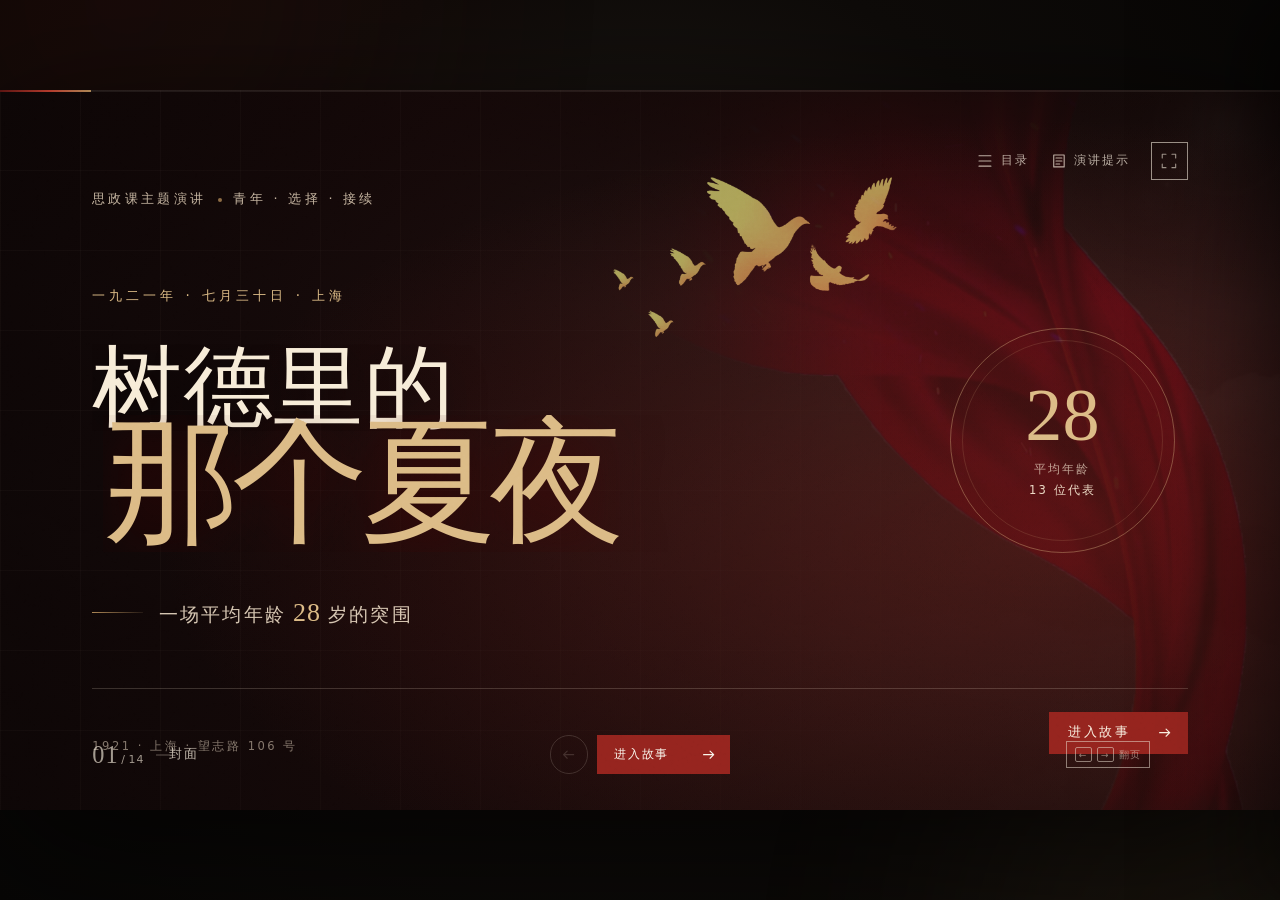
<file: index.html>
<!doctype html>
<html lang="zh-CN">
<head>
  <meta charset="utf-8">
  <meta name="viewport" content="width=device-width, initial-scale=1">
  <meta name="theme-color" content="#0d0b09">
  <meta name="description" content="《树德里的那个夏夜》思政课主题演讲网页版">
  <title>树德里的那个夏夜｜思政课主题演讲</title>
  <link rel="stylesheet" href="styles.css">
</head>
<body>
  <div class="ambient ambient--one" aria-hidden="true"></div>
  <div class="ambient ambient--two" aria-hidden="true"></div>

  <div class="presentation" id="presentation">
    <header class="hud" id="hud">
      <button class="brand" type="button" data-action="home" aria-label="返回封面">
        <span class="brand__seal">树</span>
        <span class="brand__text">
          <strong>树德里的那个夏夜</strong>
          <small>1921—2026 · 主题演讲</small>
        </span>
      </button>
      <div class="hud__actions">
        <button class="hud-button" type="button" data-action="outline">
          <svg viewBox="0 0 24 24" aria-hidden="true"><path d="M4 5h16M4 12h16M4 19h16"/></svg>
          <span>目录</span>
        </button>
        <button class="hud-button" type="button" data-action="notes">
          <svg viewBox="0 0 24 24" aria-hidden="true"><path d="M5 4h14v16H5zM8 8h8M8 12h8M8 16h5"/></svg>
          <span>演讲提示</span>
        </button>
        <button class="icon-button" type="button" data-action="fullscreen" aria-label="进入全屏">
          <svg viewBox="0 0 24 24" aria-hidden="true"><path d="M8 3H3v5M16 3h5v5M21 16v5h-5M3 16v5h5"/></svg>
        </button>
      </div>
    </header>

    <div class="progress" aria-hidden="true">
      <span id="progressBar"></span>
    </div>

    <main class="deck" id="deck">
      <section class="slide cover is-active" data-scene="cover" data-title="封面" aria-hidden="false">
        <img class="cover__sky" src="assets/sky.webp" alt="" aria-hidden="true">
        <img class="cover__silk" src="assets/silk.webp" alt="" aria-hidden="true">
        <img class="cover__doves" src="assets/doves.webp" alt="" aria-hidden="true">
        <div class="cover__wash" aria-hidden="true"></div>
        <div class="cover__grid" aria-hidden="true"></div>

        <div class="cover__meta intro">
          <span>思政课主题演讲</span>
          <span class="meta-dot"></span>
          <span>青年 · 选择 · 接续</span>
        </div>

        <div class="cover__title-wrap">
          <p class="cover__eyebrow intro">一九二一年 · 七月三十日 · 上海</p>
          <h1 class="cover__title">
            <span class="cover__title-lead intro">树德里的</span>
            <span class="cover__title-main intro">那个夏夜</span>
          </h1>
          <div class="cover__subline intro">
            <span class="cover__rule"></span>
            <p>一场平均年龄 <strong>28</strong> 岁的突围</p>
          </div>
        </div>

        <div class="cover__age intro" aria-label="十三位代表，平均年龄二十八岁">
          <span class="cover__age-number">28</span>
          <span class="cover__age-copy">平均年龄<br><b>13 位代表</b></span>
        </div>

        <div class="cover__footer intro">
          <button class="enter-button" type="button" data-action="next">
            <span>进入故事</span>
            <svg viewBox="0 0 24 24" aria-hidden="true"><path d="M5 12h14M14 7l5 5-5 5"/></svg>
          </button>
        </div>
      </section>

      <section class="slide people" data-scene="people" data-title="他们来时，正年轻" aria-hidden="true">
        <div class="paper-noise" aria-hidden="true"></div>
        <div class="people__heading">
          <p class="eyebrow intro">十三位代表 · 七个地区</p>
          <h2 class="section-title">
            <span class="intro">他们来时，</span>
            <em class="intro">正年轻。</em>
          </h2>
          <p class="lede intro">那不是一个遥远的群像，而是一张张与台下同学相仿的面孔。</p>
        </div>

        <div class="people__portraits" aria-label="三位青年代表">
          <article class="portrait-card step" data-name="刘仁静" data-age="19">
            <button class="portrait-card__image" type="button" data-reveal-age aria-expanded="false" aria-label="点击揭晓刘仁静的年龄">
              <img src="assets/portrait-liu.webp" alt="刘仁静肖像">
              <span class="portrait-card__reveal">点击照片 · 揭晓年龄</span>
            </button>
            <div class="portrait-card__age" aria-hidden="true"><span>19</span><small>岁</small></div>
            <div class="portrait-card__caption">
              <span>刘仁静</span>
              <small>北京大学学生 · 来自北京</small>
            </div>
          </article>
          <article class="portrait-card step" data-name="邓恩铭" data-age="20">
            <button class="portrait-card__image" type="button" data-reveal-age aria-expanded="false" aria-label="点击揭晓邓恩铭的年龄">
              <img src="assets/portrait-deng.webp?v=2" alt="邓恩铭肖像">
              <span class="portrait-card__reveal">点击照片 · 揭晓年龄</span>
            </button>
            <div class="portrait-card__age" aria-hidden="true"><span>20</span><small>岁</small></div>
            <div class="portrait-card__caption">
              <span>邓恩铭</span>
              <small>从山东赶来 · 来自济南</small>
            </div>
          </article>
          <article class="portrait-card step" data-name="毛泽东" data-age="28">
            <button class="portrait-card__image" type="button" data-reveal-age aria-expanded="false" aria-label="点击揭晓毛泽东的年龄">
              <img src="assets/portrait-mao.webp?v=2" alt="青年毛泽东肖像">
              <span class="portrait-card__reveal">点击照片 · 揭晓年龄</span>
            </button>
            <div class="portrait-card__age" aria-hidden="true"><span>28</span><small>岁</small></div>
            <div class="portrait-card__caption">
              <span>毛泽东</span>
              <small>青年代表 · 来自长沙</small>
            </div>
          </article>
        </div>

        <aside class="people__statement step">
          <span class="vertical-label">年龄</span>
          <p>开一次会，<br>就可能掉脑袋。<br><strong>可他们还是来了。</strong></p>
        </aside>

        <div class="people__regions intro">
          <span>上海</span><i></i><span>北京</span><i></i><span>武汉</span><i></i>
          <span>长沙</span><i></i><span>广州</span><i></i><span>济南</span><i></i><span>旅日</span>
        </div>

        <details class="representative-list intro">
          <summary>查看 13 位代表</summary>
          <p>上海：李达、李汉俊　北京：张国焘、刘仁静　武汉：董必武、陈潭秋　长沙：毛泽东、何叔衡　广州：陈公博　济南：王尽美、邓恩铭　旅日：周佛海　陈独秀指派代表：包惠僧</p>
        </details>
      </section>

      <section class="slide chapter chapter--night" data-scene="chapter-one" data-title="第一部分：惊魂一夜" aria-hidden="true">
        <img class="chapter__sky" src="assets/sky.webp" alt="" aria-hidden="true">
        <img class="chapter__silk" src="assets/silk.webp" alt="" aria-hidden="true">
        <div class="chapter__veil" aria-hidden="true"></div>
        <div class="chapter__number intro">01</div>
        <div class="chapter__content">
          <p class="eyebrow eyebrow--light intro">第一部分</p>
          <h2 class="chapter__title">
            <span class="intro">惊魂</span>
            <span class="intro">一夜</span>
          </h2>
          <p class="chapter__sub intro">一个普通的夏夜，一次不普通的闯入。</p>
        </div>
        <div class="chapter__beats intro" aria-label="本章叙事线索">
          <span><b>01</b>灯下议事</span>
          <span><b>02</b>门被推开</span>
          <span><b>03</b>即刻撤离</span>
        </div>
        <div class="chapter__quote intro">“故事，从 1921 年 7 月 30 日的晚上说起。”</div>
      </section>

      <section class="slide night" data-scene="the-night" data-title="1921年7月30日" aria-hidden="true">
        <div class="paper-noise" aria-hidden="true"></div>
        <div class="night__content">
          <p class="eyebrow intro">法租界 · 望志路 106 号</p>
          <h2 class="night__title intro">
            <span class="night__title-lead">闷热无风，</span>
            <span class="night__title-line">一场会议正开到第六次。</span>
          </h2>
          <div class="night__date step">
            <strong>1921.07.30</strong>
            <span>晚上八点多</span>
          </div>
          <p class="night__body step">
            楼下客厅里，大家围着党的纲领反复讨论。历史的指针，在这间再普通不过的房子里缓慢转动。
          </p>
          <blockquote class="night__quote step">
            <span>就在这时，</span>
            <strong>前门被推开了……</strong>
          </blockquote>
        </div>
        <figure class="night__photo">
          <img src="assets/building-106.webp" alt="望志路106号石库门建筑">
          <figcaption>
            <span>望志路 106 号</span>
            <small>今兴业路 76 号</small>
          </figcaption>
        </figure>
        <div class="night__index" aria-hidden="true">1921 / 07 / 30</div>
      </section>

      <section class="slide response" data-scene="response" data-title="刹那之间的决断" aria-hidden="true">
        <img class="response__bg" src="assets/hall-meeting.webp" alt="" aria-hidden="true">
        <div class="response__veil" aria-hidden="true"></div>
        <div class="response__heading">
          <p class="eyebrow eyebrow--light intro">门关上之后</p>
          <h2 class="response__title intro">
            <span>片刻之间，</span>
            <strong>一个决定。</strong>
          </h2>
          <p class="response__lede intro">没有请示，没有表决。一次果断判断，守住了一个政党的诞生。</p>
        </div>
        <div class="action-track" aria-label="撤离过程的四个步骤">
          <article class="action-card step">
            <span class="action-card__number">01</span>
            <div>
              <h3>灰衫人闯入</h3>
              <p>陌生男子未敲门径直闯入，借口寻人窥探会场文件与人员。</p>
            </div>
          </article>
          <article class="action-card step">
            <span class="action-card__number">02</span>
            <div>
              <h3>马林识破</h3>
              <p>共产国际代表经验丰富，一眼识破该男子实为租界密探。</p>
            </div>
          </article>
          <article class="action-card step">
            <span class="action-card__number">03</span>
            <div>
              <h3>当机立断</h3>
              <p>立刻休会撤离，一分钟都不耽误，展现非凡魄力。</p>
            </div>
          </article>
          <article class="action-card step">
            <span class="action-card__number">04</span>
            <div>
              <h3>后门撤离</h3>
              <p>迅速收起文件、熄灯闭门，代表沉着从后门隐入弄堂。</p>
            </div>
          </article>
        </div>
        <p class="response__whisper intro">门外，脚步声越来越近。</p>
      </section>

      <section class="slide aftermath" data-scene="aftermath" data-title="火种没有熄灭" aria-hidden="true">
        <div class="paper-noise" aria-hidden="true"></div>
        <header class="aftermath__heading">
          <p class="eyebrow intro">从石库门，到南湖红船</p>
          <h2 class="section-title">
            <span class="intro">火种，</span>
            <em class="intro">没有熄灭。</em>
          </h2>
        </header>
        <div class="aftermath__panels">
          <article class="story-panel step">
            <div class="story-panel__image">
              <img src="assets/raid.webp" alt="法租界巡捕搜查会场影像">
              <span class="story-panel__index">01</span>
            </div>
            <div class="story-panel__copy">
              <h3>巡捕包围</h3>
              <p>十几分钟后，一队法租界巡捕荷枪实弹冲入，整栋石库门被严密封锁搜查。</p>
            </div>
          </article>
          <article class="story-panel step">
            <div class="story-panel__image">
              <img src="assets/li-hanjun.webp" alt="李汉俊沉着应对巡捕盘问影像">
              <span class="story-panel__index">02</span>
            </div>
            <div class="story-panel__copy">
              <h3>李汉俊周旋</h3>
              <p>他神色平静，沉着应对盘问，严密掩护参会代表，巧妙化解危机。</p>
            </div>
          </article>
          <article class="story-panel step">
            <div class="story-panel__image">
              <img src="assets/red-boat-scene.webp" alt="南湖红船会议影像">
              <span class="story-panel__index">03</span>
            </div>
            <div class="story-panel__copy">
              <h3>南湖红船</h3>
              <p>代表们转移嘉兴南湖，租下画舫，在游船上完成最后议程。</p>
            </div>
          </article>
        </div>
        <div class="aftermath__route intro" aria-label="会议转移路线">
          <div class="route-node">
            <small>起点 · 险中撤离</small>
            <strong>上海 · 石库门</strong>
          </div>
          <div class="route-line" aria-hidden="true">
            <span>秘密转移</span>
          </div>
          <div class="route-node route-node--end">
            <small>续章 · 完成议程</small>
            <strong>嘉兴 · 南湖</strong>
          </div>
        </div>
        <div class="aftermath__conclusion intro">
          <span>诞生在石库门</span>
          <i></i>
          <span>完成在红船上</span>
          <strong>中国共产党，正式宣告诞生。</strong>
        </div>
      </section>

      <section class="slide film" data-scene="film" data-title="回到现场：影像资料" aria-hidden="true">
        <div class="film__backdrop" aria-hidden="true"></div>
        <div class="film__heading">
          <p class="eyebrow eyebrow--light intro">影像资料</p>
          <h2 class="film__title intro">回到那个夜晚</h2>
          <p class="film__lede intro">让我们穿过时间，感受这场惊心动魄的中共一大会议。</p>
        </div>
        <div class="film__player step">
          <video id="meetingVideo" controls playsinline preload="metadata" poster="assets/hall-meeting.webp">
            <source src="assets/meeting-film.mp4" type="video/mp4">
            您的浏览器不支持视频播放。
          </video>
          <span class="film__corner film__corner--one" aria-hidden="true"></span>
          <span class="film__corner film__corner--two" aria-hidden="true"></span>
        </div>
        <p class="film__tip intro">点击播放 · 观看结束后按 → 继续</p>
      </section>

      <section class="slide chapter chapter--day" data-scene="chapter-two" data-title="第二部分：历史必然" aria-hidden="true">
        <div class="paper-noise" aria-hidden="true"></div>
        <img class="chapter__sky" src="assets/sky.webp" alt="" aria-hidden="true">
        <img class="chapter__silk" src="assets/silk.webp" alt="" aria-hidden="true">
        <div class="chapter__veil chapter__veil--day" aria-hidden="true"></div>
        <div class="chapter__number intro">02</div>
        <div class="chapter__content">
          <p class="eyebrow intro">第二部分</p>
          <h2 class="chapter__title chapter__title--ink">
            <span class="intro">历史必然</span>
          </h2>
          <p class="chapter__question intro">为什么是上海？</p>
        </div>
        <div class="chapter__beats chapter__beats--ink intro" aria-label="本章分析维度">
          <span><b>01</b>阶级基础</span>
          <span><b>02</b>思想阵地</span>
          <span><b>03</b>空间政治</span>
        </div>
        <div class="chapter__quote chapter__quote--ink intro">“偶然的夏夜背后，是历史积蓄已久的力量。”</div>
      </section>

      <section class="slide reasons" data-scene="reasons" data-title="为什么是上海？" aria-hidden="true">
        <div class="paper-noise" aria-hidden="true"></div>
        <header class="reasons__heading">
          <p class="eyebrow intro">三个维度 · 一个建筑细节</p>
          <h2 class="section-title">
            <span class="intro">为什么，</span>
            <em class="intro">偏偏是上海？</em>
          </h2>
          <p class="lede intro">这座城市的阶级、思想、空间与建筑，共同完成了一次历史的托举。</p>
        </header>
        <div class="reason-grid">
          <article class="reason-card step" data-mark="基">
            <span class="reason-card__glyph">工</span>
            <div class="reason-card__number">01</div>
            <h3>阶级基础</h3>
            <p>近代中国工业最发达的城市，数十万产业工人集聚，为马克思主义提供了最坚实的阶级力量。</p>
            <small class="reason-card__tag">产业与人</small>
          </article>
          <article class="reason-card step" data-mark="思">
            <span class="reason-card__glyph">新</span>
            <div class="reason-card__number">02</div>
            <h3>思想阵地</h3>
            <p>《新青年》在沪出版，《共产党宣言》首个中文全译本在沪出版，建党早期联络中心也在这里。</p>
            <small class="reason-card__tag">书刊与传播</small>
          </article>
          <article class="reason-card step" data-mark="衡">
            <span class="reason-card__glyph">界</span>
            <div class="reason-card__number">03</div>
            <h3>空间政治</h3>
            <p>公共租界、法租界与华界三方管辖交错，留下了统治力量相对薄弱的缝隙。</p>
            <small class="reason-card__tag">管辖与缝隙</small>
          </article>
          <article class="reason-card step" data-mark="门">
            <span class="reason-card__glyph">弄</span>
            <div class="reason-card__number">04</div>
            <h3>石库门结构</h3>
            <p>里弄住宅如迷宫，前门通街、后门连弄，遇有险情便于人员迅速分散。</p>
            <small class="reason-card__tag">进退与疏散</small>
          </article>
        </div>
        <div class="reasons__summary intro">
          <span>不是偶然</span>
          <strong>而是条件汇聚成必然。</strong>
        </div>
        <p class="reasons__aside intro">不是一座孤立的房子，<br>而是一整套历史条件。</p>
      </section>

      <section class="slide selection" data-scene="selection" data-title="历史选择了上海" aria-hidden="true">
        <div class="paper-noise" aria-hidden="true"></div>
        <div class="selection__copy">
          <p class="eyebrow intro">从条件，到行动</p>
          <h2 class="section-title">
            <span class="intro">历史选择了</span>
            <em class="intro">上海。</em>
          </h2>
          <ul class="selection__list">
            <li class="step"><span>01</span>有工人阶级的基础</li>
            <li class="step"><span>02</span>有先进思想的阵地</li>
            <li class="step"><span>03</span>有可以周旋的缝隙</li>
            <li class="step"><span>04</span>还有一座撤得出去的房子</li>
          </ul>
          <p class="selection__closing step">让条件变成现实的，<br>是一群<strong>敢于行动的年轻人。</strong></p>
        </div>
        <p class="selection__note intro">“空间不是背景，<br>而是行动的一部分。”</p>
        <figure class="plan-card">
          <div class="plan-card__header">
            <span>石库门空间示意</span>
            <small>EVACUATION ROUTE</small>
          </div>
          <div class="plan-card__canvas">
            <img src="assets/floorplan-core.webp" alt="放大的石库门住宅平面图">
            <svg class="plan-route" viewBox="0 0 1010 1468" preserveAspectRatio="xMidYMid meet" aria-hidden="true">
              <defs>
                <filter id="routeGlow" x="-30%" y="-30%" width="160%" height="160%">
                  <feGaussianBlur stdDeviation="9" result="blur"></feGaussianBlur>
                  <feMerge>
                    <feMergeNode in="blur"></feMergeNode>
                    <feMergeNode in="SourceGraphic"></feMergeNode>
                  </feMerge>
                </filter>
                <marker id="routeArrow" viewBox="0 0 10 10" refX="8" refY="5" markerWidth="7" markerHeight="7" orient="auto-start-reverse">
                  <path d="M 0 0 L 10 5 L 0 10 z"></path>
                </marker>
              </defs>
              <path class="plan-room-highlight" d="M 195 735 L 548 735 L 548 1050 L 195 1050 Z"></path>
              <path
                class="plan-route__glow"
                d="M 360 875 C 455 875 510 852 558 820 C 585 803 593 770 595 730 C 600 635 587 548 574 470 C 560 385 542 302 531 238 C 523 190 521 162 520 140"
              ></path>
              <path
                class="plan-route__path"
                marker-end="url(#routeArrow)"
                d="M 360 875 C 455 875 510 852 558 820 C 585 803 593 770 595 730 C 600 635 587 548 574 470 C 560 385 542 302 531 238 C 523 190 521 162 520 140"
              ></path>
              <circle class="plan-route__pulse" cx="360" cy="875" r="24"></circle>
              <circle class="plan-route__start" cx="360" cy="875" r="9"></circle>
              <circle class="plan-route__exit" cx="520" cy="140" r="10"></circle>
              <g class="plan-route__labels">
                <text x="220" y="770" class="plan-route__label plan-route__label--meeting">
                  <tspan x="220" dy="0">会议房间</tspan>
                  <tspan x="220" dy="1.18em">106号一楼客厅</tspan>
                </text>
                <text x="630" y="548" class="plan-route__label">撤离方向示意</text>
                <text x="616" y="160" class="plan-route__label plan-route__label--exit">后门 · 连弄</text>
                <text x="580" y="1238" class="plan-route__label plan-route__label--front">前门 · 通街</text>
              </g>
            </svg>
          </div>
          <figcaption>
            <span>红色路径为方向示意，不代表唯一史料记载</span>
            <strong>会议房间 → 后方弄堂</strong>
          </figcaption>
        </figure>
      </section>

      <section class="slide chapter chapter--echo" data-scene="chapter-three" data-title="第三部分：时代回响" aria-hidden="true">
        <img class="chapter__sky" src="assets/sky.webp" alt="" aria-hidden="true">
        <img class="chapter__silk" src="assets/silk.webp" alt="" aria-hidden="true">
        <div class="chapter__veil chapter__veil--echo" aria-hidden="true"></div>
        <div class="chapter__number intro">03</div>
        <div class="chapter__content">
          <p class="eyebrow eyebrow--light intro">第三部分</p>
          <h2 class="chapter__title">
            <span class="intro">时代</span>
            <span class="intro">回响</span>
          </h2>
          <p class="chapter__sub intro">一百多年后的今天，这簇火仍在回答。</p>
        </div>
        <div class="chapter__beats intro" aria-label="本章关键词">
          <span><b>01</b>旧街新声</span>
          <span><b>02</b>青年选择</span>
          <span><b>03</b>火种接续</span>
        </div>
        <div class="chapter__quote intro">“他们不是来打卡历史的，他们是来创造历史的。”</div>
      </section>

      <section class="slide two-times" data-scene="two-times" data-title="一条街，两种时间" aria-hidden="true">
        <header class="two-times__heading">
          <p class="eyebrow eyebrow--light intro">今天的兴业路 76 号</p>
          <h2 class="two-times__title intro">
            <span>一条街，</span>
            <strong>两种时间。</strong>
          </h2>
        </header>
        <div class="time-pair">
          <figure class="time-panel step">
            <img src="assets/xintiandi.webp" alt="新天地的霓虹与繁华">
            <figcaption>
              <small>今天</small>
              <strong>霓虹与繁华</strong>
            </figcaption>
          </figure>
          <div class="time-pair__seam" aria-hidden="true">
            <span>一街之隔</span>
          </div>
          <figure class="time-panel time-panel--right step">
            <img src="assets/yixing-road.webp" alt="兴业路76号青砖与红砖">
            <figcaption>
              <small>1921</small>
              <strong>青砖与红砖</strong>
            </figcaption>
          </figure>
        </div>
        <div class="century-mark intro" aria-label="一百零五年只隔一条街">
          <strong>105</strong>
          <span>年，只隔一条街</span>
        </div>
        <div class="two-times__statement intro">
          <span>他们把青春留在夏夜</span>
          <i></i>
          <strong>我们把答案写在今天</strong>
        </div>
      </section>

      <section class="slide legacy" data-scene="legacy" data-title="历史是用来接续的" aria-hidden="true">
        <img class="legacy__image" src="assets/nanhu-boat.webp" alt="南湖红船">
        <div class="legacy__wash" aria-hidden="true"></div>
        <div class="legacy__content">
          <p class="eyebrow eyebrow--light intro">时代回响</p>
          <blockquote>
            <span class="intro">“历史不是用来瞻仰的，</span>
            <strong class="intro">是用来接续的。”</strong>
          </blockquote>
          <p class="legacy__body intro">
            一百零五年前，青年在树德里的夏夜点亮火种；<br>
            今天，轮到我们，让它继续燃烧。
          </p>
          <div class="legacy__signature intro">
            <span>1921</span>
            <i></i>
            <span>今天</span>
          </div>
          <div class="legacy__echo intro" aria-label="青年、选择、接续">
            <span><b>01</b>青年</span>
            <span><b>02</b>选择</span>
            <span><b>03</b>接续</span>
          </div>
        </div>
      </section>

      <section class="slide closing" data-scene="closing" data-title="演讲结束" aria-hidden="true">
        <img class="closing__sky" src="assets/sky.webp" alt="" aria-hidden="true">
        <img class="closing__silk" src="assets/silk.webp" alt="" aria-hidden="true">
        <img class="closing__doves" src="assets/doves.webp" alt="" aria-hidden="true">
        <div class="closing__wash" aria-hidden="true"></div>
        <div class="closing__content">
          <p class="eyebrow eyebrow--light intro">愿这簇火，由我们接续</p>
          <h2>
            <span class="intro">演讲结束</span>
            <strong class="intro">感谢聆听</strong>
          </h2>
          <p class="closing__meta intro">树德里的那个夏夜 · 1921—2026</p>
        </div>
        <button class="restart-button intro" type="button" data-action="restart">
          <svg viewBox="0 0 24 24" aria-hidden="true"><path d="M4 12a8 8 0 1 0 2.3-5.7M4 4v6h6"/></svg>
          从头再看
        </button>
        <p class="closing__thanks intro">谢谢大家</p>
      </section>
    </main>

    <footer class="controls" id="controls">
      <div class="controls__left">
        <span class="scene-counter"><b id="sceneCurrent">01</b><span>/</span><span id="sceneTotal">14</span></span>
        <span class="scene-name" id="sceneName">封面</span>
      </div>
      <div class="controls__center">
        <button class="navigation-button" type="button" data-action="prev" aria-label="上一页">
          <svg viewBox="0 0 24 24" aria-hidden="true"><path d="M19 12H5M10 7l-5 5 5 5"/></svg>
        </button>
        <button class="continue-button" type="button" data-action="next">
          <span id="nextLabel">进入故事</span>
          <svg viewBox="0 0 24 24" aria-hidden="true"><path d="M5 12h14M14 7l5 5-5 5"/></svg>
        </button>
      </div>
      <div class="controls__right">
        <button class="keyboard-hint" type="button" data-action="help" aria-label="查看键盘快捷键">
          <kbd>←</kbd><kbd>→</kbd><span>翻页</span>
        </button>
        <span class="step-indicator" id="stepIndicator" aria-live="polite"></span>
      </div>
    </footer>

    <div class="announcer sr-only" id="announcer" aria-live="polite"></div>
  </div>

  <div class="overlay" id="outlineOverlay" aria-hidden="true">
    <div class="overlay__backdrop" data-close-overlay></div>
    <section class="outline-panel" role="dialog" aria-modal="true" aria-labelledby="outlineTitle">
      <header class="panel-header">
        <div>
          <p class="eyebrow">章节导航</p>
          <h2 id="outlineTitle">十四幕叙事</h2>
        </div>
        <button class="close-button" type="button" data-close-overlay aria-label="关闭目录">
          <svg viewBox="0 0 24 24" aria-hidden="true"><path d="m6 6 12 12M18 6 6 18"/></svg>
        </button>
      </header>
      <div class="outline-grid" id="outlineGrid"></div>
    </section>
  </div>

  <aside class="notes-panel" id="notesPanel" aria-hidden="true" aria-labelledby="notesTitle">
    <div class="notes-panel__top">
      <span class="notes-panel__kicker">提示</span>
      <button class="close-button close-button--light" type="button" data-close-notes aria-label="关闭演讲提示">
        <svg viewBox="0 0 24 24" aria-hidden="true"><path d="m6 6 12 12M18 6 6 18"/></svg>
      </button>
    </div>
    <p class="eyebrow eyebrow--light">本页演讲提示</p>
    <h2 id="notesTitle">封面</h2>
    <p class="notes-panel__cue" id="notesCue"></p>
    <div class="notes-panel__body" id="notesBody"></div>
    <p class="notes-panel__shortcut">按 <kbd>N</kbd> 关闭提示</p>
  </aside>

  <div class="help-modal" id="helpModal" aria-hidden="true">
    <div class="overlay__backdrop" data-close-help></div>
    <section class="help-card" role="dialog" aria-modal="true" aria-labelledby="helpTitle">
      <button class="close-button" type="button" data-close-help aria-label="关闭快捷键说明">
        <svg viewBox="0 0 24 24" aria-hidden="true"><path d="m6 6 12 12M18 6 6 18"/></svg>
      </button>
      <p class="eyebrow">演示快捷键</p>
      <h2 id="helpTitle">像幻灯片一样操作</h2>
      <div class="shortcut-grid">
        <div><kbd>→</kbd><kbd>Space</kbd><span>继续 / 揭示下一步</span></div>
        <div><kbd>←</kbd><span>返回</span></div>
        <div><kbd>N</kbd><span>演讲提示</span></div>
        <div><kbd>O</kbd><span>章节目录</span></div>
        <div><kbd>F</kbd><span>全屏演示</span></div>
        <div><kbd>Esc</kbd><span>关闭面板</span></div>
      </div>
    </section>
  </div>

  <script src="script.js"></script>
</body>
</html>
</file>
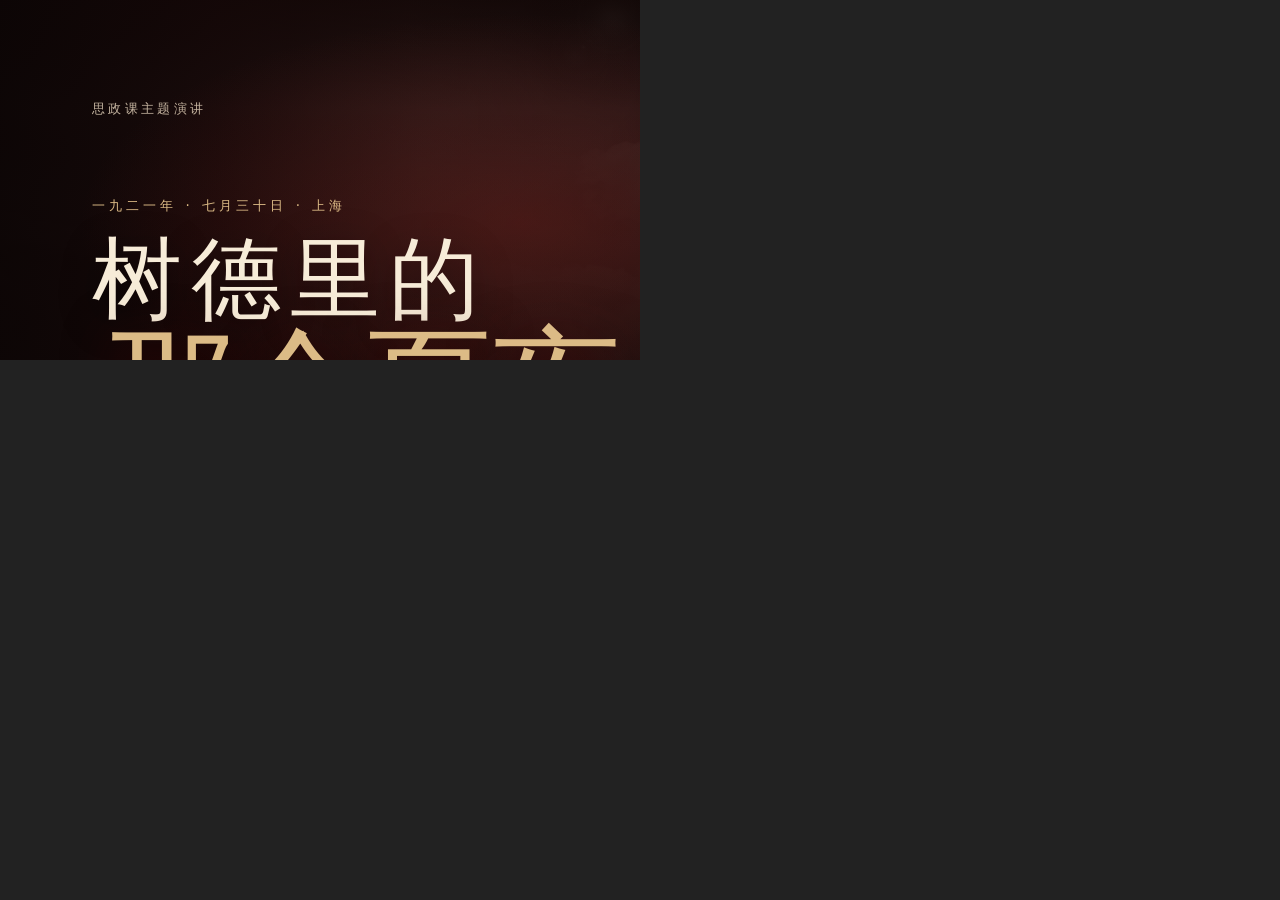
<file: 树德里夏夜-网页版/_check.html>
<!doctype html>
<html lang="zh-CN">
<head>
<meta charset="utf-8">
<title>rel test</title>
<link rel="stylesheet" href="styles.css">
<style>
  :root { color-scheme: light; }
  body { margin: 0; background: #222; display: block; overflow: auto; place-items: initial; }
  .stage { position: relative; width: 640px; height: 360px; overflow: hidden; }
</style>
</head>
<body>
<div class="stage">
  <section class="slide cover is-active">
    <img class="cover__sky" src="assets/sky.webp" alt="">
    <div class="cover__wash"></div>
    <div class="cover__meta"><span>思政课主题演讲</span></div>
    <div class="cover__title-wrap">
      <p class="cover__eyebrow">一九二一年 · 七月三十日 · 上海</p>
      <h1 class="cover__title">
        <span class="cover__title-lead">树德里的</span>
        <span class="cover__title-main">那个夏夜</span>
      </h1>
    </div>
  </section>
</div>
</body>
</html>
</file>
<file: styles.css>
/* ==========================================================================
   《树德里的那个夏夜》网页版演示
   视觉语言：纸 · 墨 · 朱 · 铜
   统一以「舞台容器」为单位（1cqw = 舞台宽度的 1%），
   所有尺寸随 16:9 舞台等比缩放，不随窗口纵横比漂移。
   ========================================================================== */

:root {
  --ink: #171310;
  --ink-2: #2a221c;
  --ink-3: #5d4e42;
  --ink-4: #8a7765;

  --paper: #f2e9da;
  --paper-hi: #fbf6ec;
  --paper-lo: #e4d7c1;

  --red: #95241e;
  --red-bright: #b23a2c;
  --red-deep: #5b1411;

  --brass: #ab8554;
  --brass-l: #dcbb86;

  --night: #100d0a;

  --line: rgba(23, 19, 16, 0.15);
  --line-soft: rgba(23, 19, 16, 0.085);
  --line-l: rgba(248, 238, 224, 0.2);
  --line-l-soft: rgba(248, 238, 224, 0.1);

  --serif: "Source Han Serif SC", "Noto Serif SC", "Songti SC", "STSong",
    "SimSun", "宋体", serif;
  --brush: "STXingkai", "华文行楷", "FZShuTi", "STKaiti", "KaiTi", "楷体",
    "Kaiti SC", serif;
  --sans: "PingFang SC", "HarmonyOS Sans SC", "Microsoft YaHei", "Noto Sans SC",
    "Segoe UI", system-ui, sans-serif;
  --num: "Baskerville", "Georgia", "Times New Roman", "Songti SC", serif;

  --paper-bg:
    radial-gradient(78% 66% at 8% 0%, #fdf9f0 0%, rgba(253, 249, 240, 0) 58%),
    radial-gradient(62% 56% at 100% 100%, rgba(190, 158, 112, 0.38) 0%, rgba(190, 158, 112, 0) 64%),
    radial-gradient(44% 38% at 97% 5%, rgba(198, 170, 128, 0.2) 0%, rgba(198, 170, 128, 0) 70%),
    radial-gradient(50% 44% at 1% 97%, rgba(150, 116, 74, 0.16) 0%, rgba(150, 116, 74, 0) 68%),
    linear-gradient(104deg, rgba(255, 255, 255, 0) 28%, rgba(255, 255, 255, 0.2) 44%, rgba(255, 255, 255, 0.03) 50%, rgba(255, 255, 255, 0) 64%);

  --ease: cubic-bezier(0.22, 0.8, 0.2, 1);
}

* {
  box-sizing: border-box;
}

html {
  height: 100%;
  background: #0a0807;
}

html,
body {
  width: 100%;
  height: 100%;
  margin: 0;
}

body {
  display: grid;
  place-items: center;
  overflow: hidden;
  color: var(--ink);
  background: radial-gradient(circle at 50% 42%, #241d18 0, #0e0b09 52%, #070605 100%);
  font-family: var(--sans);
  -webkit-font-smoothing: antialiased;
  text-rendering: optimizeLegibility;
}

button,
summary {
  font: inherit;
  color: inherit;
}

button {
  border: 0;
  background: none;
  cursor: pointer;
}

button:focus-visible,
summary:focus-visible,
a:focus-visible {
  outline: 1px solid var(--brass);
  outline-offset: 5px;
}

img,
video {
  display: block;
  max-width: 100%;
}

.sr-only {
  position: absolute !important;
  width: 1px !important;
  height: 1px !important;
  padding: 0 !important;
  margin: -1px !important;
  overflow: hidden !important;
  clip: rect(0, 0, 0, 0) !important;
  white-space: nowrap !important;
  border: 0 !important;
}

/* --------------------------------------------------------------- 舞台容器 */

.presentation {
  position: relative;
  width: min(100vw, calc(100vh * 16 / 9));
  height: min(100vh, calc(100vw * 9 / 16));
  overflow: hidden;
  background: var(--night);
  box-shadow: 0 40px 140px rgba(0, 0, 0, 0.7);
  isolation: isolate;
  container-type: size;
  container-name: stage;
}

/* 全局胶片颗粒：把三层素材黏成同一张底片 */
.presentation::after {
  content: "";
  position: absolute;
  z-index: 90;
  inset: 0;
  opacity: 0.42;
  pointer-events: none;
  background-image: url("data:image/svg+xml,%3Csvg viewBox='0 0 220 220' xmlns='http://www.w3.org/2000/svg'%3E%3Cfilter id='g'%3E%3CfeTurbulence type='fractalNoise' baseFrequency='.9' numOctaves='3' stitchTiles='stitch'/%3E%3CfeColorMatrix type='saturate' values='0'/%3E%3C/filter%3E%3Crect width='100%25' height='100%25' filter='url(%23g)' opacity='.13'/%3E%3C/svg%3E");
  mix-blend-mode: overlay;
}

.ambient {
  position: fixed;
  width: 44vw;
  aspect-ratio: 1;
  border-radius: 50%;
  opacity: 0.1;
  filter: blur(120px);
  pointer-events: none;
}

.ambient--one {
  top: -22vw;
  left: -12vw;
  background: var(--red);
}

.ambient--two {
  right: -18vw;
  bottom: -26vw;
  background: var(--brass);
}

.deck {
  position: absolute;
  inset: 0;
  overflow: hidden;
}

/* --------------------------------------------------------------- 页面切换 */

.slide {
  position: absolute;
  inset: 0;
  overflow: hidden;
  visibility: hidden;
  opacity: 0;
  pointer-events: none;
  transform: scale(1.015);
  transition:
    opacity 0.7s var(--ease),
    transform 1.2s var(--ease),
    visibility 0s linear 0.7s;
}

.slide.is-active {
  z-index: 2;
  visibility: visible;
  opacity: 1;
  pointer-events: auto;
  transform: scale(1);
  transition:
    opacity 0.7s var(--ease),
    transform 1.2s var(--ease),
    visibility 0s linear 0s;
}

.slide.is-leaving {
  z-index: 1;
  visibility: visible;
  opacity: 0;
}

/* 逐项浮现 */
.intro {
  opacity: 0;
  transform: translateY(1.4cqw);
}

.slide.is-active .intro {
  animation: rise 1s var(--ease) 0.16s forwards;
}

.slide.is-active .intro:nth-child(1) { animation-delay: 0.16s; }
.slide.is-active .intro:nth-child(2) { animation-delay: 0.26s; }
.slide.is-active .intro:nth-child(3) { animation-delay: 0.36s; }
.slide.is-active .intro:nth-child(4) { animation-delay: 0.46s; }
.slide.is-active .intro:nth-child(5) { animation-delay: 0.56s; }
.slide.is-active .intro:nth-child(6) { animation-delay: 0.66s; }

.step {
  opacity: 0;
  transform: translateY(1.2cqw);
  filter: blur(4px);
  transition:
    opacity 0.7s var(--ease),
    transform 0.7s var(--ease),
    filter 0.7s var(--ease);
}

.step.is-visible {
  opacity: 1;
  transform: translateY(0);
  filter: blur(0);
}

@keyframes rise {
  to {
    opacity: 1;
    transform: translateY(0);
  }
}

@keyframes ink-in {
  0% {
    opacity: 0;
    clip-path: inset(0 100% 0 0);
    letter-spacing: 0.24em;
  }
  100% {
    opacity: 1;
    clip-path: inset(0 0 0 0);
    letter-spacing: inherit;
  }
}

@keyframes brush-in {
  0% {
    opacity: 0;
    clip-path: inset(0 100% 0 0);
    transform: translate3d(-1.6cqw, 0.9cqw, 0) rotate(-1.2deg);
  }
  70% {
    opacity: 1;
    clip-path: inset(0 4% 0 0);
    transform: translate3d(0.3cqw, -0.1cqw, 0) rotate(0.3deg);
  }
  100% {
    opacity: 1;
    clip-path: inset(0 0 0 0);
    transform: translate3d(0, 0, 0) rotate(0);
  }
}

@keyframes line-grow {
  from { transform: scaleX(0); }
  to { transform: scaleX(1); }
}

@keyframes slow-drift {
  0%, 100% { transform: scale(1.04) translate3d(0, 0, 0); }
  50% { transform: scale(1.09) translate3d(-1.4%, -0.9%, 0); }
}

/* --------------------------------------------------------------- 排版基础 */

.eyebrow {
  margin: 0 0 1.1cqw;
  color: var(--red);
  font-family: var(--sans);
  font-size: 1.15cqw;
  font-weight: 600;
  letter-spacing: 0.28em;
  line-height: 1.6;
}

.eyebrow--light {
  color: var(--brass-l);
}

.eyebrow::before {
  content: "";
  display: inline-block;
  width: 2cqw;
  height: 2px;
  margin-right: 0.9cqw;
  vertical-align: 0.3em;
  background: currentColor;
  opacity: 0.55;
}

.section-title {
  margin: 0;
  color: var(--ink);
  font-family: var(--serif);
  font-size: 5.2cqw;
  font-weight: 500;
  letter-spacing: -0.01em;
  line-height: 1.14;
}

.section-title span,
.section-title em {
  display: block;
}

.section-title span {
  font-size: 0.8em;
  letter-spacing: 0.02em;
}

.section-title em {
  margin-top: 0.14em;
  color: var(--red);
  font-family: var(--brush);
  font-size: 1.08em;
  font-style: normal;
  line-height: 1.06;
}

.lede {
  max-width: 26em;
  margin: 1.2cqw 0 0;
  color: var(--ink-3);
  font-family: var(--serif);
  font-size: 1.5cqw;
  letter-spacing: 0.01em;
  line-height: 1.78;
}

.paper-noise {
  position: absolute;
  inset: 0;
  z-index: 0;
  opacity: 1;
  pointer-events: none;
  mix-blend-mode: multiply;
  background-image:
    url("data:image/svg+xml,%3Csvg xmlns='http://www.w3.org/2000/svg' viewBox='0 0 180 180'%3E%3Cfilter id='f'%3E%3CfeTurbulence type='fractalNoise' baseFrequency='.92' numOctaves='4' stitchTiles='stitch'/%3E%3CfeColorMatrix type='saturate' values='0'/%3E%3C/filter%3E%3Crect width='100%25' height='100%25' filter='url(%23f)' opacity='.2'/%3E%3C/svg%3E"),
    url("data:image/svg+xml,%3Csvg xmlns='http://www.w3.org/2000/svg' viewBox='0 0 600 600'%3E%3Cfilter id='m'%3E%3CfeTurbulence type='fractalNoise' baseFrequency='.014' numOctaves='3' stitchTiles='stitch'/%3E%3CfeColorMatrix type='saturate' values='0'/%3E%3C/filter%3E%3Crect width='100%25' height='100%25' filter='url(%23m)' opacity='.17'/%3E%3C/svg%3E");
  background-size: 180px 180px, 600px 600px;
}

/* 四角印刷对位角标 */
.paper-noise::before {
  content: "";
  position: absolute;
  inset: 2.4cqw;
  opacity: 0.5;
  background-image:
    linear-gradient(rgba(23, 19, 16, 0.32), rgba(23, 19, 16, 0.32)),
    linear-gradient(rgba(23, 19, 16, 0.32), rgba(23, 19, 16, 0.32)),
    linear-gradient(rgba(23, 19, 16, 0.32), rgba(23, 19, 16, 0.32)),
    linear-gradient(rgba(23, 19, 16, 0.32), rgba(23, 19, 16, 0.32)),
    linear-gradient(rgba(23, 19, 16, 0.32), rgba(23, 19, 16, 0.32)),
    linear-gradient(rgba(23, 19, 16, 0.32), rgba(23, 19, 16, 0.32)),
    linear-gradient(rgba(23, 19, 16, 0.32), rgba(23, 19, 16, 0.32)),
    linear-gradient(rgba(23, 19, 16, 0.32), rgba(23, 19, 16, 0.32));
  background-repeat: no-repeat;
  background-size:
    1.5cqw 1px,
    1px 1.5cqw,
    1.5cqw 1px,
    1px 1.5cqw,
    1.5cqw 1px,
    1px 1.5cqw,
    1.5cqw 1px,
    1px 1.5cqw;
  background-position:
    left top,
    left top,
    right top,
    right top,
    left bottom,
    left bottom,
    right bottom,
    right bottom;
}

/* 纸面陈化的不均匀色斑 */
.paper-noise::after {
  content: "";
  position: absolute;
  inset: 0;
  background-image:
    radial-gradient(36% 30% at 84% 12%, rgba(150, 112, 60, 0.13), transparent 72%),
    radial-gradient(32% 26% at 8% 88%, rgba(150, 112, 60, 0.11), transparent 74%),
    radial-gradient(44% 34% at 98% 74%, rgba(118, 82, 44, 0.1), transparent 70%),
    radial-gradient(26% 22% at 46% 97%, rgba(150, 112, 60, 0.08), transparent 76%);
}

/* --------------------------------------------------------------- 顶栏 */

.hud {
  position: absolute;
  z-index: 60;
  top: 4.1cqw;
  right: 7.2cqw;
  left: 7.2cqw;
  display: flex;
  align-items: center;
  justify-content: space-between;
  color: var(--ink);
  pointer-events: none;
  transition:
    opacity 0.45s ease,
    transform 0.55s var(--ease);
}

.hud > * {
  pointer-events: auto;
}

/* 封面与尾页不重复标题 */
.presentation:has(.cover.is-active) .brand,
.presentation:has(.closing.is-active) .brand {
  opacity: 0;
  pointer-events: none;
}

.brand {
  display: flex;
  align-items: center;
  gap: 0.9cqw;
  padding: 0;
  text-align: left;
}

.brand__seal {
  display: grid;
  width: 2.9cqw;
  aspect-ratio: 1;
  place-items: center;
  border: 1px solid currentColor;
  color: var(--red);
  font-family: var(--serif);
  font-size: 1.2cqw;
  line-height: 1;
  transition: background 0.35s ease, color 0.35s ease;
}

.brand:hover .brand__seal {
  color: var(--paper-hi);
  background: var(--red);
}

.brand__text {
  display: grid;
  gap: 0.36cqw;
}

.brand__text strong {
  font-family: var(--serif);
  font-size: 1.1cqw;
  font-weight: 500;
  letter-spacing: 0.12em;
}

.brand__text small {
  font-size: 0.75cqw;
  letter-spacing: 0.2em;
  opacity: 0.5;
}

.hud__actions {
  display: flex;
  align-items: center;
  gap: 1.6cqw;
}

.hud-button {
  display: flex;
  align-items: center;
  gap: 0.55cqw;
  padding: 0.4cqw 0;
  border-bottom: 1px solid transparent;
  font-size: 0.95cqw;
  letter-spacing: 0.16em;
  opacity: 0.72;
  transition: opacity 0.25s ease, border-color 0.25s ease;
}

.hud-button:hover {
  border-bottom-color: currentColor;
  opacity: 1;
}

.hud-button svg,
.icon-button svg {
  width: 1.4cqw;
  height: 1.4cqw;
  fill: none;
  stroke: currentColor;
  stroke-linecap: round;
  stroke-linejoin: round;
  stroke-width: 1.5;
}

.icon-button {
  display: grid;
  width: 2.9cqw;
  aspect-ratio: 1;
  place-items: center;
  border: 1px solid currentColor;
  opacity: 0.6;
  transition: opacity 0.25s ease, background 0.25s ease, color 0.25s ease;
}

.icon-button:hover {
  color: var(--paper-hi);
  background: var(--ink);
  opacity: 1;
}

.hud--light {
  color: #f3e9da;
}

.hud--light .brand__seal {
  color: var(--brass-l);
  border-color: rgba(248, 233, 210, 0.55);
}

.hud--light .brand:hover .brand__seal {
  color: var(--red-deep);
  background: var(--brass-l);
}

.hud--light .icon-button:hover {
  color: var(--night);
  background: #f3e9da;
}

.progress {
  position: absolute;
  z-index: 70;
  top: 0;
  right: 0;
  left: 0;
  height: 1.5px;
  background: rgba(248, 238, 224, 0.08);
}

.progress span {
  display: block;
  width: 7.14%;
  height: 100%;
  background: linear-gradient(90deg, var(--red-deep), var(--red-bright) 55%, var(--brass));
  transition: width 0.7s var(--ease);
}

/* --------------------------------------------------------------- 底栏 */

.controls {
  position: absolute;
  z-index: 55;
  right: 7.2cqw;
  bottom: 2.8cqw;
  left: 7.2cqw;
  display: grid;
  grid-template-columns: 1fr auto 1fr;
  align-items: center;
  color: var(--ink);
  pointer-events: none;
  transition:
    opacity 0.45s ease,
    transform 0.55s var(--ease);
}

.controls > * {
  pointer-events: auto;
}

.hud--light ~ .controls {
  color: #f0e6d6;
}

.presentation.is-idle .hud {
  opacity: 0;
  transform: translateY(-6px);
  pointer-events: none;
}

.presentation.is-idle .controls {
  opacity: 0;
  transform: translateY(6px);
  pointer-events: none;
}

.controls__left,
.controls__center,
.controls__right {
  display: flex;
  align-items: center;
}

.controls__left {
  gap: 0.9cqw;
}

.controls__center {
  gap: 0.7cqw;
  justify-content: center;
}

.controls__right {
  gap: 0.9cqw;
  justify-content: flex-end;
}

.scene-counter {
  display: flex;
  align-items: baseline;
  gap: 0.2cqw;
  font-size: 0.85cqw;
  letter-spacing: 0.1em;
  opacity: 0.65;
}

.scene-counter b {
  font-family: var(--num);
  font-size: 1.9cqw;
  font-weight: 400;
  opacity: 1;
}

.scene-name {
  position: relative;
  max-width: 16em;
  padding-left: 1cqw;
  font-family: var(--serif);
  font-size: 1cqw;
  letter-spacing: 0.14em;
  white-space: nowrap;
  opacity: 0.8;
}

.scene-name::before {
  content: "";
  position: absolute;
  top: 50%;
  left: 0;
  width: 1.1cqw;
  height: 1px;
  background: currentColor;
  opacity: 0.45;
  transform: translateY(-50%);
}

.navigation-button {
  display: grid;
  width: 3cqw;
  aspect-ratio: 1;
  place-items: center;
  border: 1px solid currentColor;
  border-radius: 50%;
  opacity: 0.55;
  transition: opacity 0.25s ease, background 0.25s ease, color 0.25s ease;
}

.navigation-button:disabled {
  opacity: 0.16;
  cursor: not-allowed;
}

.navigation-button:not(:disabled):hover {
  color: var(--paper-hi);
  background: var(--red);
  opacity: 1;
}

.navigation-button svg,
.continue-button svg,
.enter-button svg,
.restart-button svg {
  width: 1.35cqw;
  height: 1.35cqw;
  fill: none;
  stroke: currentColor;
  stroke-linecap: round;
  stroke-linejoin: round;
  stroke-width: 1.6;
}

.continue-button {
  display: flex;
  align-items: center;
  justify-content: space-between;
  gap: 2.2cqw;
  min-width: 10.4cqw;
  padding: 0.85cqw 1.05cqw 0.85cqw 1.35cqw;
  color: var(--paper-hi);
  background: var(--red);
  font-size: 0.95cqw;
  letter-spacing: 0.14em;
  transition: background 0.3s ease, transform 0.3s var(--ease);
}

.continue-button:hover {
  background: var(--red-deep);
  transform: translateY(-2px);
}

.keyboard-hint {
  display: flex;
  align-items: center;
  gap: 0.4cqw;
  padding: 0.4cqw 0.6cqw;
  border: 1px solid currentColor;
  font-size: 0.78cqw;
  letter-spacing: 0.12em;
  opacity: 0.5;
  transition: opacity 0.25s ease;
}

.keyboard-hint:hover {
  opacity: 0.95;
}

kbd {
  min-width: 1.5em;
  padding: 0.12em 0.34em;
  border: 1px solid currentColor;
  border-radius: 2px;
  font-family: var(--sans);
  font-size: 0.92em;
  text-align: center;
}

.step-indicator {
  min-width: 2.4em;
  font-family: var(--num);
  font-size: 0.85cqw;
  letter-spacing: 0.1em;
  text-align: right;
  opacity: 0.6;
}

/* ==========================================================================
   01 封面
   ========================================================================== */

.cover {
  color: #f8edda;
  background: #16090a;
}

.cover__sky,
.cover__silk,
.cover__doves {
  position: absolute;
  pointer-events: none;
}

.cover__sky {
  inset: 0;
  width: 100%;
  height: 100%;
  object-fit: cover;
  opacity: 0.3;
  filter: grayscale(1) brightness(0.42) contrast(1.25) sepia(0.35) hue-rotate(-18deg);
  animation: slow-drift 26s ease-in-out infinite;
}

.cover__silk {
  top: -10%;
  right: -14%;
  width: 68%;
  height: 122%;
  object-fit: cover;
  object-position: 84% 46%;
  opacity: 0.62;
  filter: brightness(0.5) saturate(1.3) contrast(1.1) hue-rotate(-10deg);
  transform-origin: 60% 80%;
  -webkit-mask-image:
    linear-gradient(to right, transparent 0%, rgba(0, 0, 0, 0.12) 10%, #000 34%, #000 100%),
    linear-gradient(to bottom, transparent 0%, rgba(0, 0, 0, 0.55) 9%, #000 24%, #000 88%, transparent 100%);
  -webkit-mask-composite: source-in;
  mask-image:
    linear-gradient(to right, transparent 0%, rgba(0, 0, 0, 0.12) 10%, #000 34%, #000 100%),
    linear-gradient(to bottom, transparent 0%, rgba(0, 0, 0, 0.55) 9%, #000 24%, #000 88%, transparent 100%);
  mask-composite: intersect;
  animation: slow-drift 20s ease-in-out infinite reverse;
}

.cover__doves {
  z-index: 2;
  top: 9%;
  left: 47%;
  width: 24%;
  opacity: 0.62;
  filter: invert(1) sepia(1) saturate(2.4) hue-rotate(-6deg) brightness(1.2);
  mix-blend-mode: screen;
  animation:
    doves-drift 26s ease-in-out infinite alternate,
    doves-glow 9s ease-in-out infinite;
}

@keyframes doves-drift {
  0% {
    transform: translate3d(2.5%, 1.5%, 0) scale(1) rotate(0.4deg);
  }
  100% {
    transform: translate3d(-4.5%, -3.5%, 0) scale(1.09) rotate(-1.2deg);
  }
}

@keyframes doves-glow {
  0%,
  100% {
    opacity: 0.46;
  }
  50% {
    opacity: 0.7;
  }
}

.cover__wash {
  position: absolute;
  inset: 0;
  background:
    radial-gradient(120% 100% at 82% 62%, rgba(150, 36, 30, 0.32) 0%, transparent 58%),
    linear-gradient(90deg, rgba(12, 5, 5, 0.94) 0%, rgba(20, 7, 7, 0.86) 34%, rgba(28, 8, 7, 0.42) 66%, rgba(30, 8, 7, 0.22) 100%),
    linear-gradient(180deg, rgba(10, 5, 4, 0.72) 0%, transparent 30%, rgba(10, 5, 4, 0.6) 100%);
}

.cover__grid {
  position: absolute;
  inset: 0;
  opacity: 0.5;
  background-image:
    linear-gradient(rgba(248, 232, 208, 0.06) 1px, transparent 1px),
    linear-gradient(90deg, rgba(248, 232, 208, 0.06) 1px, transparent 1px);
  background-size: 6.25cqw 6.25cqw;
  -webkit-mask-image: linear-gradient(100deg, #000 0%, rgba(0, 0, 0, 0.55) 46%, transparent 82%);
  mask-image: linear-gradient(100deg, #000 0%, rgba(0, 0, 0, 0.55) 46%, transparent 82%);
}

.cover__meta {
  position: absolute;
  top: 7.9cqw;
  left: 7.2cqw;
  display: flex;
  align-items: center;
  gap: 0.9cqw;
  color: rgba(246, 228, 202, 0.78);
  font-size: 1cqw;
  font-weight: 500;
  letter-spacing: 0.26em;
}

.meta-dot {
  width: 4px;
  height: 4px;
  border-radius: 50%;
  background: var(--brass);
  opacity: 0.8;
}

.cover__title-wrap {
  position: absolute;
  top: 15.4cqw;
  left: 7.2cqw;
  width: 60cqw;
}

.cover__eyebrow {
  margin: 0 0 1.7cqw;
  color: var(--brass-l);
  font-size: 1.05cqw;
  font-weight: 500;
  letter-spacing: 0.3em;
}

.cover__title {
  margin: 0;
  font-weight: 400;
  letter-spacing: 0.02em;
  line-height: 0.96;
}

.cover__title-lead {
  display: block;
  font-family: var(--serif);
  font-size: 7cqw;
  letter-spacing: 0.1em;
  color: #f7ecd8;
  text-shadow: 0 0.6cqw 3cqw rgba(0, 0, 0, 0.45);
}

.slide.is-active .cover__title-lead {
  animation-name: ink-in;
  animation-duration: 1.1s;
  animation-timing-function: var(--ease);
}

.cover__title-main {
  display: block;
  margin: 0.2cqw 0 0 0.9cqw;
  color: var(--brass-l);
  font-family: var(--brush);
  font-size: 10.6cqw;
  letter-spacing: -0.055em;
  line-height: 1;
  text-shadow: 0 0.8cqw 4cqw rgba(70, 4, 3, 0.6);
}

.slide.is-active .cover__title-main {
  animation-name: brush-in;
  animation-duration: 1.4s;
  animation-delay: 0.34s;
  animation-timing-function: cubic-bezier(0.18, 0.82, 0.2, 1);
}

.cover__subline {
  display: flex;
  align-items: center;
  gap: 1.2cqw;
  margin-top: 2.2cqw;
  color: rgba(244, 228, 205, 0.86);
  font-family: var(--serif);
  font-size: 1.45cqw;
  letter-spacing: 0.12em;
}

.cover__subline strong {
  color: var(--brass-l);
  font-family: var(--num);
  font-size: 1.4em;
  font-weight: 400;
  letter-spacing: 0.04em;
}

.cover__rule {
  width: 4cqw;
  height: 1px;
  background: linear-gradient(90deg, var(--brass), rgba(220, 187, 134, 0.1));
}

.cover__age {
  position: absolute;
  top: 18.6cqw;
  right: 8.2cqw;
  display: grid;
  width: 17.6cqw;
  aspect-ratio: 1;
  place-content: center;
  border: 1px solid rgba(220, 187, 134, 0.38);
  border-radius: 50%;
  text-align: center;
}

.cover__age::before {
  content: "";
  position: absolute;
  inset: 0.85cqw;
  border: 1px solid rgba(220, 187, 134, 0.15);
  border-radius: 50%;
}

.cover__age-number {
  color: var(--brass-l);
  font-family: var(--num);
  font-size: 5.8cqw;
  line-height: 0.92;
}

.cover__age-copy {
  margin-top: 0.8cqw;
  color: rgba(246, 230, 208, 0.68);
  font-size: 0.9cqw;
  letter-spacing: 0.18em;
  line-height: 1.8;
}

.cover__age-copy b {
  color: rgba(246, 230, 208, 0.95);
  font-weight: 500;
}

.cover__footer {
  position: absolute;
  right: 7.2cqw;
  bottom: 4.4cqw;
  left: 7.2cqw;
  display: flex;
  align-items: flex-end;
  justify-content: space-between;
  padding-top: 1.8cqw;
  border-top: 1px solid rgba(248, 232, 208, 0.18);
}

.cover__footer::before {
  content: "1921 · 上海 · 望志路 106 号";
  color: rgba(246, 230, 208, 0.5);
  font-size: 0.9cqw;
  letter-spacing: 0.22em;
}

.enter-button {
  display: flex;
  align-items: center;
  gap: 2cqw;
  padding: 0.95cqw 1.15cqw 0.95cqw 1.5cqw;
  color: #fbf1e2;
  background: var(--red);
  font-size: 1cqw;
  letter-spacing: 0.2em;
  transition: background 0.3s ease, transform 0.3s var(--ease);
}

.enter-button:hover {
  background: #b8362b;
  transform: translateY(-2px);
}

/* ==========================================================================
   02 他们来时，正年轻
   ========================================================================== */

.people,
.aftermath,
.reasons,
.selection,
.night {
  color: var(--ink);
  background-color: var(--paper);
  background-image: var(--paper-bg);
  box-shadow: inset 0 0 9cqw rgba(96, 70, 44, 0.14);
}

.people__heading {
  position: absolute;
  top: 9cqw;
  left: 7.2cqw;
  width: 50cqw;
}

.people .section-title {
  font-size: 4.6cqw;
  white-space: nowrap;
}

.people .section-title span,
.people .section-title em {
  display: inline;
}

.people .section-title span {
  font-size: 0.9em;
}

.people .section-title em {
  margin-top: 0;
  font-size: 1.06em;
}

.people__heading .lede {
  max-width: 34em;
  margin-top: 1.2cqw;
}

.people__portraits {
  position: absolute;
  top: 21.6cqw;
  left: 7.2cqw;
  display: grid;
  grid-template-columns: repeat(3, 17.6cqw);
  gap: 4.2cqw;
}

.portrait-card {
  position: relative;
}

.portrait-card__image {
  position: relative;
  display: block;
  width: 100%;
  aspect-ratio: 4 / 5;
  padding: 0;
  overflow: hidden;
  background: #d9cbb4;
  cursor: pointer;
}

.portrait-card__image::after {
  content: "";
  position: absolute;
  inset: 0;
  border: 1px solid rgba(23, 19, 16, 0.16);
  pointer-events: none;
}

.portrait-card__image img {
  width: 100%;
  height: 100%;
  object-fit: cover;
  object-position: center 18%;
  filter: grayscale(1) sepia(0.32) contrast(1.08) brightness(0.97);
  transition: transform 0.9s var(--ease), filter 0.6s ease;
}

.portrait-card__image:hover img {
  transform: scale(1.03);
}

.portrait-card.is-revealed .portrait-card__image img {
  filter: grayscale(1) sepia(0.18) contrast(1.12) brightness(1.02);
}

.portrait-card__reveal {
  position: absolute;
  right: 0;
  bottom: 0;
  left: 0;
  padding: 1.6cqw 0.8cqw 0.9cqw;
  color: rgba(255, 248, 236, 0.95);
  background: linear-gradient(to top, rgba(15, 10, 8, 0.86), transparent);
  font-size: 0.85cqw;
  letter-spacing: 0.1em;
  text-align: center;
  transition: opacity 0.45s ease, transform 0.45s ease;
}

.portrait-card.is-revealed .portrait-card__reveal {
  opacity: 0;
  transform: translateY(40%);
}

.portrait-card__age {
  position: absolute;
  top: -1.2cqw;
  right: -1.2cqw;
  display: grid;
  width: 6.4cqw;
  aspect-ratio: 1;
  place-content: center;
  border-radius: 50%;
  color: #fdf3e4;
  background: var(--red);
  box-shadow: 0 0.5cqw 1.6cqw rgba(90, 15, 12, 0.35);
  opacity: 0;
  transform: scale(0.5) rotate(-12deg);
  transition:
    opacity 0.5s ease,
    transform 0.6s cubic-bezier(0.2, 1.4, 0.4, 1);
  pointer-events: none;
}

.portrait-card__age span {
  font-family: var(--num);
  font-size: 2.6cqw;
  line-height: 1;
}

.portrait-card__age small {
  font-size: 0.7cqw;
  letter-spacing: 0.06em;
  opacity: 0.85;
}

.portrait-card.is-revealed .portrait-card__age {
  opacity: 1;
  transform: scale(1) rotate(0);
}

.portrait-card__caption {
  display: flex;
  align-items: baseline;
  justify-content: space-between;
  gap: 0.6cqw;
  margin-top: 0.8cqw;
  padding-top: 0.7cqw;
  border-top: 1px solid var(--line);
}

.portrait-card__caption span {
  font-family: var(--serif);
  font-size: 1.4cqw;
  letter-spacing: 0.08em;
  white-space: nowrap;
}

.portrait-card__caption small {
  color: var(--ink-4);
  font-size: 0.82cqw;
  letter-spacing: 0.02em;
  line-height: 1.4;
  text-align: right;
}

.people__statement {
  position: absolute;
  top: 24.6cqw;
  right: 7.2cqw;
  width: 19.5cqw;
  padding-left: 1.4cqw;
  border-left: 1px solid var(--line);
}

.vertical-label {
  display: block;
  margin-bottom: 0.9cqw;
  color: var(--red);
  font-size: 0.9cqw;
  letter-spacing: 0.3em;
  opacity: 0.85;
}

.people__statement p {
  margin: 0;
  color: var(--ink-2);
  font-family: var(--serif);
  font-size: 1.7cqw;
  letter-spacing: 0.02em;
  line-height: 1.75;
}

.people__statement strong {
  color: var(--red);
  font-weight: 500;
}

.people__regions {
  position: absolute;
  top: 8.9cqw;
  right: 7.2cqw;
  display: flex;
  align-items: center;
  gap: 0.66cqw;
  color: var(--ink-4);
  font-size: 0.95cqw;
  letter-spacing: 0.1em;
}

.people__regions i {
  width: 2px;
  height: 2px;
  border-radius: 50%;
  background: currentColor;
  opacity: 0.5;
}

.representative-list {
  position: absolute;
  top: 11.4cqw;
  right: 7.2cqw;
  max-width: 34cqw;
  font-size: 0.92cqw;
  letter-spacing: 0.04em;
  text-align: right;
}

.representative-list summary {
  color: var(--ink-4);
  letter-spacing: 0.12em;
  cursor: pointer;
  list-style: none;
}

.representative-list summary::-webkit-details-marker {
  display: none;
}

.representative-list summary::after {
  content: " ＋";
  opacity: 0.6;
}

.representative-list[open] summary::after {
  content: " －";
}

.representative-list p {
  position: relative;
  z-index: 5;
  margin: 0.7cqw 0 0;
  padding: 0.8cqw 0.9cqw;
  color: var(--ink-3);
  border: 1px solid var(--line);
  background: rgba(255, 252, 244, 0.97);
  font-family: var(--serif);
  font-size: 0.85cqw;
  line-height: 1.9;
  text-align: left;
}

/* ==========================================================================
   03 / 08 / 11 章节页
   ========================================================================== */

.chapter {
  color: #f6ebd9;
  background: #0d0a08;
}

.chapter__sky {
  position: absolute;
  inset: 0;
  width: 100%;
  height: 100%;
  object-fit: cover;
  opacity: 0.22;
  filter: grayscale(1) brightness(0.4) contrast(1.3) sepia(0.25);
  animation: slow-drift 30s ease-in-out infinite;
}

.chapter__silk {
  position: absolute;
  top: -16%;
  right: -18%;
  width: 62%;
  height: 132%;
  object-fit: cover;
  object-position: 88% 50%;
  opacity: 0.32;
  filter: brightness(0.4) saturate(1.3);
  -webkit-mask-image: radial-gradient(70% 70% at 62% 50%, #000 0%, transparent 78%);
  mask-image: radial-gradient(70% 70% at 62% 50%, #000 0%, transparent 78%);
}

.chapter__veil {
  position: absolute;
  inset: 0;
  background:
    radial-gradient(90% 90% at 88% 78%, rgba(150, 36, 30, 0.3) 0%, transparent 60%),
    linear-gradient(100deg, rgba(8, 5, 4, 0.96) 0%, rgba(9, 6, 5, 0.86) 40%, rgba(12, 8, 6, 0.4) 100%);
}

.chapter__number {
  position: absolute;
  top: 8.6cqw;
  right: 6.4cqw;
  color: transparent;
  font-family: var(--num);
  font-size: 26cqw;
  letter-spacing: -0.03em;
  line-height: 0.8;
  opacity: 0.5;
  -webkit-text-stroke: 1px rgba(220, 187, 134, 0.22);
}

.chapter__content {
  position: absolute;
  top: 16.6cqw;
  left: 7.2cqw;
  width: 50cqw;
}

.chapter__title {
  margin: 0;
  font-family: var(--serif);
  font-size: 8.8cqw;
  font-weight: 500;
  letter-spacing: 0.1em;
  line-height: 1.06;
}

.chapter__title span {
  display: block;
}

.chapter__title span:nth-child(2) {
  margin-left: 2.4cqw;
  color: var(--brass-l);
}

.slide.chapter.is-active .chapter__title span {
  animation-name: ink-in;
  animation-duration: 1.1s;
}

.slide.chapter.is-active .chapter__title span:nth-child(2) {
  animation-delay: 0.26s;
}

.chapter__sub {
  max-width: 22em;
  margin: 1.8cqw 0 0;
  color: rgba(243, 230, 212, 0.72);
  font-family: var(--serif);
  font-size: 1.45cqw;
  letter-spacing: 0.08em;
  line-height: 1.9;
}

.chapter__question {
  margin: 2cqw 0 0;
  color: var(--red);
  font-family: var(--brush);
  font-size: 3.1cqw;
  letter-spacing: 0.08em;
}

.chapter__beats {
  position: absolute;
  bottom: 9.4cqw;
  left: 7.2cqw;
  display: flex;
  gap: 3cqw;
  padding-top: 1.4cqw;
  border-top: 1px solid var(--line-l);
  color: rgba(243, 230, 212, 0.74);
  font-family: var(--serif);
  font-size: 1.3cqw;
  letter-spacing: 0.1em;
}

.chapter__beats span {
  display: flex;
  align-items: baseline;
  gap: 0.7cqw;
}

.chapter__beats b {
  color: var(--brass);
  font-family: var(--num);
  font-size: 0.78em;
  font-weight: 400;
  letter-spacing: 0.06em;
}

.chapter__quote {
  position: absolute;
  right: 7.2cqw;
  bottom: 9.2cqw;
  max-width: 40cqw;
  color: rgba(240, 226, 206, 0.56);
  font-family: var(--serif);
  font-size: 1.2cqw;
  letter-spacing: 0.1em;
  line-height: 1.9;
  text-align: right;
}

/* 第二章 · 日间版 */

.chapter--day {
  color: var(--ink);
  background-color: var(--paper);
  background-image: var(--paper-bg);
  box-shadow: inset 0 0 9cqw rgba(96, 70, 44, 0.14);
}

.chapter--day .chapter__sky {
  opacity: 0.12;
  filter: grayscale(1) brightness(1.2) contrast(0.7);
  mix-blend-mode: multiply;
}

.chapter--day .chapter__silk {
  opacity: 0.12;
  filter: sepia(0.4) saturate(0.9) brightness(1.15);
}

.chapter--day .chapter__veil {
  background: linear-gradient(100deg, rgba(242, 233, 218, 0.9) 0%, rgba(242, 233, 218, 0.4) 60%, transparent 100%);
}

.chapter--day .chapter__number {
  -webkit-text-stroke: 1px rgba(23, 19, 16, 0.16);
  opacity: 0.9;
}

.chapter--day .chapter__title span:nth-child(2) {
  color: var(--red);
}

.chapter--day .chapter__title span {
  margin-left: 0;
  color: var(--red);
}

.chapter--day .chapter__sub {
  color: var(--ink-3);
}

.chapter__beats--ink {
  border-top-color: var(--line);
  color: var(--ink-3);
}

.chapter__beats--ink b {
  color: var(--red);
}

.chapter__quote--ink {
  color: var(--ink-4);
}

/* ==========================================================================
   04 一九二一年七月三十日
   ========================================================================== */

.night__content {
  position: absolute;
  top: 11.8cqw;
  left: 7.2cqw;
  width: 47cqw;
}

.night__title {
  margin: 0;
  font-family: var(--serif);
  font-size: 3.9cqw;
  font-weight: 500;
  letter-spacing: 0.03em;
  line-height: 1.42;
}

.night__title-lead {
  display: block;
  color: var(--red);
  font-family: var(--brush);
  font-size: 1.35em;
  letter-spacing: 0.06em;
}

.night__title-line {
  display: block;
  margin-top: 0.3cqw;
  color: var(--ink);
}

.night__date {
  display: flex;
  align-items: baseline;
  gap: 1.1cqw;
  margin-top: 1.8cqw;
  padding-top: 1.1cqw;
  border-top: 1px solid var(--line);
}

.night__date strong {
  color: var(--ink);
  font-family: var(--num);
  font-size: 3cqw;
  font-weight: 400;
  letter-spacing: 0.03em;
}

.night__date span {
  color: var(--ink-4);
  font-size: 1cqw;
  letter-spacing: 0.18em;
}

.night__body {
  max-width: 30em;
  margin: 1.4cqw 0 0;
  color: var(--ink-3);
  font-family: var(--serif);
  font-size: 1.42cqw;
  letter-spacing: 0.01em;
  line-height: 1.9;
}

.night__quote {
  margin: 1.5cqw 0 0;
  color: var(--ink-3);
  font-family: var(--serif);
  font-size: 1.3cqw;
  letter-spacing: 0.06em;
  line-height: 1.7;
}

.night__quote span {
  display: block;
}

.night__quote strong {
  display: block;
  margin-top: 0.3cqw;
  color: var(--red);
  font-family: var(--brush);
  font-size: 2.2cqw;
  font-weight: 400;
  letter-spacing: 0.08em;
}

.night__photo {
  position: absolute;
  top: 10.2cqw;
  right: 7.2cqw;
  width: 34cqw;
  margin: 0;
}

.night__photo img {
  width: 100%;
  aspect-ratio: 4 / 3;
  object-fit: cover;
  filter: grayscale(1) sepia(0.35) contrast(1.06) brightness(1.02);
  outline: 1px solid rgba(23, 19, 16, 0.14);
  outline-offset: -1px;
}

.night__photo figcaption {
  display: flex;
  align-items: baseline;
  justify-content: space-between;
  margin-top: 0.9cqw;
  color: var(--ink-3);
  font-family: var(--serif);
  font-size: 1.05cqw;
  letter-spacing: 0.1em;
}

.night__photo figcaption small {
  color: var(--ink-4);
  font-size: 0.9cqw;
  letter-spacing: 0.06em;
}

.night__index {
  position: absolute;
  top: 9.4cqw;
  right: 2.9cqw;
  color: var(--ink);
  font-family: var(--num);
  font-size: 1cqw;
  letter-spacing: 0.36em;
  opacity: 0.32;
  writing-mode: vertical-rl;
}

/* ==========================================================================
   05 刹那之间的决断
   ========================================================================== */

.response {
  color: #f6ebd9;
  background: #0b0806;
}

.response__bg {
  position: absolute;
  inset: 0;
  width: 100%;
  height: 100%;
  object-fit: cover;
  object-position: 34% 44%;
  opacity: 0.62;
  filter: grayscale(0.55) brightness(0.5) contrast(1.15) sepia(0.18);
  animation: slow-drift 34s ease-in-out infinite;
}

.response__veil {
  position: absolute;
  inset: 0;
  background:
    linear-gradient(184deg, rgba(9, 6, 5, 0.92) 0%, rgba(9, 6, 5, 0.55) 42%, rgba(9, 6, 5, 0.88) 100%),
    linear-gradient(94deg, rgba(9, 6, 5, 0.9) 0%, rgba(9, 6, 5, 0.2) 52%, rgba(9, 6, 5, 0.72) 100%);
}

.response__veil::after {
  content: "";
  position: absolute;
  top: 0;
  right: 0;
  width: 14cqw;
  height: 6.4cqw;
  background: linear-gradient(215deg, rgba(9, 6, 5, 0.96) 0%, rgba(9, 6, 5, 0.6) 55%, transparent 100%);
}

.response__heading {
  position: absolute;
  top: 10.6cqw;
  left: 7.2cqw;
  width: 48cqw;
}

.response__title {
  margin: 0;
  font-family: var(--serif);
  font-size: 5cqw;
  font-weight: 500;
  letter-spacing: 0.03em;
  line-height: 1.22;
}

.response__title span {
  display: block;
}

.response__title strong {
  display: block;
  margin-left: 1.4cqw;
  color: var(--brass-l);
  font-family: var(--brush);
  font-size: 1.2em;
  font-weight: 400;
  letter-spacing: 0.06em;
}

.slide.response.is-active .response__title span {
  animation-name: ink-in;
  animation-duration: 1s;
}

.slide.response.is-active .response__title strong {
  animation-name: brush-in;
  animation-duration: 1.2s;
  animation-delay: 0.3s;
}

.response__lede {
  max-width: 26em;
  margin: 1.5cqw 0 0;
  color: rgba(243, 231, 214, 0.68);
  font-family: var(--serif);
  font-size: 1.42cqw;
  letter-spacing: 0.03em;
  line-height: 1.85;
}

.action-track {
  position: absolute;
  right: 7.2cqw;
  bottom: 7.2cqw;
  left: 7.2cqw;
  display: grid;
  grid-template-columns: repeat(4, 1fr);
  gap: 1.5cqw;
}

.action-card {
  position: relative;
  padding: 1.2cqw 1.25cqw 1.3cqw;
  border-top: 1.5px solid rgba(220, 187, 134, 0.4);
  background: linear-gradient(180deg, rgba(20, 14, 11, 0.8) 0%, rgba(14, 10, 8, 0.58) 100%);
  -webkit-backdrop-filter: blur(8px);
  backdrop-filter: blur(8px);
}

.action-card__number {
  display: block;
  margin-bottom: 0.9cqw;
  color: var(--brass);
  font-family: var(--num);
  font-size: 1.15cqw;
  letter-spacing: 0.2em;
}

.action-card h3 {
  margin: 0 0 0.7cqw;
  color: #f8edda;
  font-family: var(--serif);
  font-size: 1.85cqw;
  font-weight: 500;
  letter-spacing: 0.08em;
}

.action-card p {
  margin: 0;
  color: rgba(240, 228, 210, 0.72);
  font-size: 1.3cqw;
  letter-spacing: 0.01em;
  line-height: 1.75;
}

.response__whisper {
  position: absolute;
  top: 10.9cqw;
  right: 7.2cqw;
  color: rgba(243, 231, 214, 0.5);
  font-family: var(--serif);
  font-size: 1.1cqw;
  letter-spacing: 0.18em;
}

/* ==========================================================================
   06 火种，没有熄灭
   ========================================================================== */

.aftermath__heading {
  position: absolute;
  top: 8cqw;
  left: 7.2cqw;
  width: 44cqw;
}

.aftermath .section-title {
  font-size: 4.2cqw;
}

.aftermath__conclusion {
  position: absolute;
  top: 8.6cqw;
  right: 7.2cqw;
  display: grid;
  gap: 0.5cqw;
  width: 34cqw;
  text-align: right;
}

.aftermath__conclusion span {
  color: var(--ink-4);
  font-size: 0.95cqw;
  letter-spacing: 0.22em;
}

.aftermath__conclusion i {
  height: 1px;
  margin: 0.4cqw 0 0.4cqw auto;
  width: 3.2cqw;
  background: var(--line);
}

.aftermath__conclusion strong {
  margin-top: 0.4cqw;
  color: var(--red);
  font-family: var(--brush);
  font-size: 2.3cqw;
  font-weight: 400;
  letter-spacing: 0.04em;
  line-height: 1.45;
}

.aftermath__panels {
  position: absolute;
  top: 20.7cqw;
  right: 7.2cqw;
  left: 7.2cqw;
  display: grid;
  grid-template-columns: repeat(3, 1fr);
  gap: 2.2cqw;
}

.story-panel {
  position: relative;
}

.story-panel__image {
  position: relative;
  overflow: hidden;
  background: #cdbda6;
}

.story-panel__image::after {
  content: "";
  position: absolute;
  inset: 0;
  box-shadow: inset 0 0 0 1px rgba(23, 19, 16, 0.14);
  background: linear-gradient(to top, rgba(20, 12, 8, 0.4) 0%, transparent 45%);
}

.story-panel__image img {
  width: 100%;
  aspect-ratio: 16 / 9;
  object-fit: cover;
  object-position: center 34%;
  filter: grayscale(1) sepia(0.4) contrast(1.1) brightness(0.92);
  transition: transform 1s var(--ease), filter 0.6s ease;
}

.story-panel:hover .story-panel__image img {
  transform: scale(1.03);
  filter: grayscale(1) sepia(0.22) contrast(1.1) brightness(0.98);
}

.story-panel__index {
  position: absolute;
  z-index: 2;
  top: 0.8cqw;
  left: 0.9cqw;
  color: rgba(252, 244, 230, 0.95);
  font-family: var(--num);
  font-size: 1.05cqw;
  letter-spacing: 0.16em;
  text-shadow: 0 1px 6px rgba(0, 0, 0, 0.8);
}

.story-panel__copy h3 {
  margin: 0.9cqw 0 0.5cqw;
  font-family: var(--serif);
  font-size: 1.6cqw;
  font-weight: 500;
  letter-spacing: 0.1em;
}

.story-panel__copy p {
  margin: 0;
  color: var(--ink-3);
  font-size: 1.25cqw;
  letter-spacing: 0;
  line-height: 1.7;
}

.aftermath__route {
  position: absolute;
  right: 7.2cqw;
  bottom: 7.6cqw;
  left: 7.2cqw;
  display: grid;
  grid-template-columns: auto 1fr auto;
  align-items: center;
  gap: 2cqw;
}

.route-node {
  display: grid;
  gap: 0.35cqw;
}

.route-node small {
  color: var(--ink-4);
  font-size: 0.85cqw;
  letter-spacing: 0.18em;
}

.route-node strong {
  font-family: var(--serif);
  font-size: 1.7cqw;
  font-weight: 500;
  letter-spacing: 0.08em;
}

.route-node--end {
  text-align: right;
}

.route-node--end strong {
  color: var(--red);
}

.route-line {
  position: relative;
  height: 1px;
  background: linear-gradient(90deg, var(--line) 0%, var(--red) 50%, var(--line) 100%);
}

.route-line::before {
  content: "";
  position: absolute;
  inset: 0;
  background: linear-gradient(90deg, transparent, var(--red), transparent);
  transform-origin: left center;
}

.route-line span {
  position: absolute;
  top: 50%;
  left: 50%;
  padding: 0 1cqw;
  color: var(--ink-4);
  background: var(--paper);
  font-size: 0.85cqw;
  letter-spacing: 0.24em;
  white-space: nowrap;
  transform: translate(-50%, -50%);
}

/* ==========================================================================
   07 影像资料
   ========================================================================== */

.film {
  color: #f5ead8;
  background: #080606;
}

.film__backdrop {
  position: absolute;
  inset: 0;
  background:
    radial-gradient(60% 60% at 74% 46%, rgba(150, 36, 30, 0.22) 0%, transparent 62%),
    radial-gradient(80% 80% at 12% 16%, rgba(171, 133, 84, 0.1) 0%, transparent 60%),
    linear-gradient(160deg, #131010 0%, #080606 62%);
}

.film__backdrop::after {
  content: "";
  position: absolute;
  inset: 0;
  background-image:
    linear-gradient(rgba(248, 232, 208, 0.045) 1px, transparent 1px),
    linear-gradient(90deg, rgba(248, 232, 208, 0.045) 1px, transparent 1px);
  background-size: 6.25cqw 6.25cqw;
  -webkit-mask-image: radial-gradient(70% 70% at 60% 50%, transparent 20%, #000 90%);
  mask-image: radial-gradient(70% 70% at 60% 50%, transparent 20%, #000 90%);
}

.film__heading {
  position: absolute;
  top: 17.6cqw;
  left: 7.2cqw;
  width: 28cqw;
}

.film__title {
  margin: 0;
  font-family: var(--serif);
  font-size: 3.6cqw;
  font-weight: 500;
  letter-spacing: 0.05em;
  line-height: 1.34;
}

.film__lede {
  margin: 1.2cqw 0 0;
  color: rgba(243, 231, 214, 0.65);
  font-family: var(--serif);
  font-size: 1.4cqw;
  letter-spacing: 0.02em;
  line-height: 1.9;
}

.film__player {
  position: absolute;
  top: 11.4cqw;
  right: 7.2cqw;
  left: 38.5cqw;
  aspect-ratio: 16 / 9;
  background: #000;
  box-shadow:
    0 3cqw 8cqw rgba(0, 0, 0, 0.6),
    0 0 0 1px rgba(220, 187, 134, 0.22);
}

.film__player video {
  width: 100%;
  height: 100%;
  object-fit: cover;
}

.film__corner {
  position: absolute;
  width: 2.4cqw;
  height: 2.4cqw;
  border: 1px solid rgba(220, 187, 134, 0.6);
  pointer-events: none;
}

.film__corner--one {
  top: -0.9cqw;
  left: -0.9cqw;
  border-right: 0;
  border-bottom: 0;
}

.film__corner--two {
  right: -0.9cqw;
  bottom: -0.9cqw;
  border-top: 0;
  border-left: 0;
}

.film__tip {
  position: absolute;
  bottom: 12.6cqw;
  left: 38.5cqw;
  color: rgba(243, 231, 214, 0.5);
  font-size: 1.05cqw;
  letter-spacing: 0.18em;
}

/* ==========================================================================
   09 为什么，偏偏是上海
   ========================================================================== */

.reasons__heading {
  position: absolute;
  top: 8.4cqw;
  left: 7.2cqw;
  width: 46cqw;
}

.reasons .section-title {
  font-size: 4.4cqw;
}

.reasons__heading .lede {
  max-width: 34em;
  margin-top: 1.1cqw;
}

.reason-grid {
  position: absolute;
  top: 25.6cqw;
  right: 7.2cqw;
  left: 7.2cqw;
  display: grid;
  grid-template-columns: repeat(4, 1fr);
  gap: 2.1cqw;
}

.reason-card {
  position: relative;
  padding-top: 1.2cqw;
  border-top: 1px solid var(--line);
}

.reason-card::before {
  content: "";
  position: absolute;
  top: -1px;
  left: 0;
  width: 2.6cqw;
  height: 2px;
  background: var(--red);
}

.reason-card__glyph {
  position: absolute;
  top: 3.4cqw;
  right: 0;
  color: var(--ink);
  font-family: var(--serif);
  font-size: 7cqw;
  line-height: 1;
  opacity: 0.06;
  pointer-events: none;
}

.reason-card__number {
  color: var(--red);
  font-family: var(--num);
  font-size: 1.05cqw;
  letter-spacing: 0.2em;
}

.reason-card h3 {
  margin: 1cqw 0 0.6cqw;
  font-family: var(--serif);
  font-size: 1.9cqw;
  font-weight: 500;
  letter-spacing: 0.1em;
}

.reason-card p {
  position: relative;
  margin: 0;
  color: var(--ink-3);
  font-size: 1.25cqw;
  letter-spacing: 0;
  line-height: 1.72;
}

.reason-card__tag {
  display: inline-block;
  margin-top: 0.9cqw;
  padding: 0.22cqw 0.6cqw;
  color: var(--red);
  border: 1px solid rgba(149, 36, 30, 0.3);
  font-size: 0.82cqw;
  letter-spacing: 0.14em;
}

.reasons__summary {
  position: absolute;
  bottom: 7.6cqw;
  left: 7.2cqw;
  display: flex;
  align-items: baseline;
  gap: 1.2cqw;
}

.reasons__summary span {
  color: var(--ink-4);
  font-family: var(--serif);
  font-size: 1.4cqw;
  letter-spacing: 0.12em;
}

.reasons__summary strong {
  color: var(--red);
  font-family: var(--brush);
  font-size: 2.3cqw;
  font-weight: 400;
  letter-spacing: 0.04em;
}

.reasons__aside {
  position: absolute;
  right: 7.2cqw;
  bottom: 7.6cqw;
  margin: 0;
  color: var(--ink-4);
  font-family: var(--serif);
  font-size: 1.1cqw;
  letter-spacing: 0.08em;
  line-height: 1.8;
  text-align: right;
}

/* ==========================================================================
   10 历史选择了上海
   ========================================================================== */

.selection__copy {
  position: absolute;
  top: 10.4cqw;
  left: 7.2cqw;
  width: 54cqw;
}

.selection .section-title {
  font-size: 4.2cqw;
}

.selection__list {
  margin: 1.8cqw 0 0;
  padding: 0;
  list-style: none;
  border-top: 1px solid var(--line);
}

.selection__list li {
  display: flex;
  align-items: baseline;
  gap: 1.1cqw;
  padding: 0.52cqw 0;
  border-bottom: 1px solid var(--line-soft);
  color: var(--ink-2);
  font-family: var(--serif);
  font-size: 1.5cqw;
  letter-spacing: 0.05em;
}

.selection__list li span {
  color: var(--red);
  font-family: var(--num);
  font-size: 1cqw;
  letter-spacing: 0.14em;
  opacity: 0.8;
}

.selection__closing {
  margin: 1.4cqw 0 0;
  color: var(--ink-3);
  font-family: var(--serif);
  font-size: 1.55cqw;
  letter-spacing: 0.03em;
  line-height: 1.8;
}

.selection__closing strong {
  color: var(--red);
  font-family: var(--brush);
  font-size: 1.3em;
  font-weight: 400;
  letter-spacing: 0.02em;
}

.selection__note {
  position: absolute;
  bottom: 7.4cqw;
  left: 7.2cqw;
  margin: 0;
  padding-left: 1.3cqw;
  border-left: 3px solid var(--red);
  color: var(--ink-4);
  font-family: var(--serif);
  font-size: 1.1cqw;
  letter-spacing: 0.08em;
  line-height: 1.8;
}

.plan-card {
  position: absolute;
  top: 8.4cqw;
  right: 7.2cqw;
  width: 23.5cqw;
  margin: 0;
}

.plan-card__header {
  display: flex;
  align-items: baseline;
  justify-content: space-between;
  padding-bottom: 0.6cqw;
  border-bottom: 1px solid var(--line);
}

.plan-card__header span {
  font-family: var(--serif);
  font-size: 1.2cqw;
  letter-spacing: 0.1em;
}

.plan-card__header small {
  color: var(--ink-4);
  font-size: 0.8cqw;
  letter-spacing: 0.12em;
}

.plan-card__canvas {
  position: relative;
  margin-top: 0.9cqw;
  aspect-ratio: 1010 / 1468;
  background: #f6efdf;
  box-shadow: 0 1cqw 3cqw rgba(60, 42, 24, 0.1);
}

.plan-card__canvas img {
  width: 100%;
  height: 100%;
  object-fit: contain;
}

.plan-route {
  position: absolute;
  inset: 0;
  width: 100%;
  height: 100%;
  overflow: visible;
}

.plan-room-highlight {
  fill: rgba(149, 36, 30, 0.1);
  stroke: rgba(149, 36, 30, 0.45);
  stroke-width: 2;
  stroke-dasharray: 8 8;
}

.plan-route__glow {
  fill: none;
  stroke: rgba(178, 58, 44, 0.3);
  stroke-width: 16;
  stroke-linecap: round;
  filter: url(#routeGlow);
}

.plan-route__path {
  fill: none;
  stroke: var(--red);
  stroke-width: 4.5;
  stroke-linecap: round;
  stroke-dasharray: 14 10;
  animation: plan-route-flow 2.4s linear infinite;
}

.plan-route__pulse {
  fill: rgba(178, 58, 44, 0.22);
  animation: plan-pulse 2.8s ease-in-out infinite;
}

.plan-route__start {
  fill: var(--red);
  stroke: #fbf5ea;
  stroke-width: 3;
}

.plan-route__exit {
  fill: #fbf5ea;
  stroke: var(--red);
  stroke-width: 4;
}

.plan-route__label {
  fill: var(--ink-2);
  font-family: var(--sans);
  font-size: 34px;
  letter-spacing: 3px;
  paint-order: stroke;
  stroke: rgba(251, 245, 234, 0.92);
  stroke-width: 7;
  stroke-linejoin: round;
}

.plan-route__label--meeting {
  fill: var(--red);
  font-weight: 600;
}

.plan-route__label--exit {
  fill: var(--red);
}

.plan-route__labels text {
  font-size: 33px;
}

.plan-card figcaption {
  display: grid;
  gap: 0.25cqw;
  margin-top: 0.6cqw;
}

.plan-card figcaption span {
  color: var(--ink-4);
  font-size: 0.75cqw;
  letter-spacing: 0.02em;
  line-height: 1.5;
}

.plan-card figcaption strong {
  color: var(--red);
  font-family: var(--serif);
  font-size: 0.95cqw;
  font-weight: 500;
  letter-spacing: 0.08em;
  white-space: nowrap;
}

@keyframes plan-route-flow {
  to {
    stroke-dashoffset: -48;
  }
}

@keyframes plan-pulse {
  0%,
  100% {
    opacity: 0.3;
    transform: scale(0.75);
    transform-origin: 360px 875px;
  }
  50% {
    opacity: 0.02;
    transform: scale(1.6);
    transform-origin: 360px 875px;
  }
}

/* ==========================================================================
   12 一条街，两种时间
   ========================================================================== */

.two-times {
  color: #f7eedd;
  background: #0a0807;
}

.two-times__heading {
  position: absolute;
  z-index: 3;
  top: 9.6cqw;
  left: 7.2cqw;
}

.two-times__title {
  margin: 0;
  font-family: var(--serif);
  font-size: 5.2cqw;
  font-weight: 500;
  letter-spacing: 0.04em;
  line-height: 1.18;
  text-shadow: 0 0.4cqw 3cqw rgba(0, 0, 0, 0.6);
}

.two-times__title span {
  display: block;
}

.two-times__title strong {
  display: block;
  margin-left: 1.4cqw;
  color: var(--brass-l);
  font-family: var(--brush);
  font-size: 1.16em;
  font-weight: 400;
  letter-spacing: 0.06em;
}

.time-pair {
  position: absolute;
  inset: 0;
  display: grid;
  grid-template-columns: 1fr 1fr;
}

.time-panel {
  position: relative;
  margin: 0;
  overflow: hidden;
}

.time-panel img {
  width: 100%;
  height: 100%;
  object-fit: cover;
  transition: transform 1.4s var(--ease);
}

.time-panel--right img {
  object-position: 42% 50%;
}

.time-panel:hover img {
  transform: scale(1.03);
}

.time-panel::after {
  content: "";
  position: absolute;
  inset: 0;
  pointer-events: none;
}

.time-panel:first-child::after {
  background:
    linear-gradient(90deg, rgba(8, 6, 6, 0.82) 0%, rgba(8, 6, 6, 0.32) 46%, rgba(8, 6, 6, 0.3) 100%),
    linear-gradient(0deg, rgba(8, 6, 6, 0.86) 0%, transparent 42%);
}

.time-panel--right::after {
  background:
    linear-gradient(0deg, rgba(8, 6, 6, 0.9) 0%, transparent 46%),
    linear-gradient(270deg, rgba(8, 6, 6, 0.5) 0%, transparent 44%);
}

.time-panel figcaption {
  position: absolute;
  z-index: 2;
  bottom: 18.5cqw;
  left: 7.2cqw;
  display: grid;
  gap: 0.35cqw;
}

.time-panel--right figcaption {
  right: 7.2cqw;
  left: auto;
  text-align: right;
}

.time-panel figcaption small {
  color: var(--brass-l);
  font-family: var(--num);
  font-size: 1cqw;
  letter-spacing: 0.28em;
}

.time-panel figcaption strong {
  color: #f8efdf;
  font-family: var(--serif);
  font-size: 1.9cqw;
  font-weight: 500;
  letter-spacing: 0.12em;
}

.time-pair__seam {
  position: absolute;
  z-index: 3;
  top: 0;
  bottom: 0;
  left: 50%;
  width: 1px;
  background: linear-gradient(180deg, transparent, rgba(220, 187, 134, 0.55) 30%, rgba(220, 187, 134, 0.55) 70%, transparent);
}

.time-pair__seam span {
  position: absolute;
  top: 50%;
  left: 50%;
  padding: 1.1cqw 0;
  color: var(--brass-l);
  background: rgba(10, 8, 7, 0.82);
  font-family: var(--serif);
  font-size: 1cqw;
  letter-spacing: 0.26em;
  white-space: nowrap;
  writing-mode: vertical-rl;
  transform: translate(-50%, -50%);
}

.century-mark {
  position: absolute;
  z-index: 4;
  right: 7.2cqw;
  bottom: 9.2cqw;
  display: flex;
  align-items: baseline;
  gap: 0.9cqw;
}

.century-mark strong {
  color: transparent;
  font-family: var(--num);
  font-size: 10cqw;
  font-weight: 400;
  letter-spacing: 0.02em;
  line-height: 0.8;
  -webkit-text-stroke: 1.5px rgba(220, 187, 134, 0.8);
}

.century-mark span {
  color: var(--brass-l);
  font-family: var(--serif);
  font-size: 1.15cqw;
  letter-spacing: 0.12em;
  writing-mode: vertical-rl;
  opacity: 0.85;
}

.two-times__statement {
  position: absolute;
  z-index: 4;
  bottom: 8.6cqw;
  left: 7.2cqw;
  display: flex;
  align-items: center;
  gap: 1.2cqw;
}

.two-times__statement span {
  color: rgba(243, 231, 214, 0.58);
  font-family: var(--serif);
  font-size: 1.3cqw;
  letter-spacing: 0.1em;
}

.two-times__statement i {
  width: 3.4cqw;
  height: 1px;
  background: rgba(220, 187, 134, 0.55);
}

.two-times__statement strong {
  color: #f8efdf;
  font-family: var(--serif);
  font-size: 1.6cqw;
  font-weight: 500;
  letter-spacing: 0.1em;
}

/* ==========================================================================
   13 历史是用来接续的
   ========================================================================== */

.legacy {
  color: #f7eedd;
  background: #090706;
}

.legacy__image {
  position: absolute;
  inset: 0;
  width: 100%;
  height: 100%;
  object-fit: cover;
  object-position: center 46%;
  filter: grayscale(0.35) brightness(0.62) contrast(1.08) saturate(0.9);
  animation: slow-drift 40s ease-in-out infinite;
}

.legacy__wash {
  position: absolute;
  inset: 0;
  background:
    linear-gradient(92deg, rgba(8, 6, 5, 0.94) 0%, rgba(8, 6, 5, 0.72) 38%, rgba(8, 6, 5, 0.24) 72%, rgba(8, 6, 5, 0.1) 100%),
    linear-gradient(0deg, rgba(8, 6, 5, 0.78) 0%, transparent 46%);
}

.legacy__content {
  position: absolute;
  top: 50%;
  left: 7.2cqw;
  width: 56cqw;
  transform: translateY(-50%);
}

.legacy blockquote {
  margin: 0;
  font-family: var(--serif);
  font-size: 4.2cqw;
  font-weight: 500;
  letter-spacing: 0.04em;
  line-height: 1.52;
}

.legacy blockquote span {
  display: block;
  color: rgba(247, 238, 221, 0.86);
}

.legacy blockquote strong {
  display: block;
  margin-top: 0.4cqw;
  color: var(--brass-l);
  font-family: var(--brush);
  font-size: 1.2em;
  font-weight: 400;
  letter-spacing: 0.06em;
}

.legacy__body {
  margin: 2cqw 0 0;
  color: rgba(243, 231, 214, 0.7);
  font-family: var(--serif);
  font-size: 1.45cqw;
  letter-spacing: 0.06em;
  line-height: 2;
}

.legacy__signature {
  display: flex;
  align-items: center;
  gap: 1.1cqw;
  margin-top: 2.2cqw;
  color: var(--brass-l);
  font-family: var(--num);
  font-size: 1cqw;
  letter-spacing: 0.22em;
}

.legacy__signature i {
  width: 4.4cqw;
  height: 1px;
  background: linear-gradient(90deg, transparent, rgba(220, 187, 134, 0.7), transparent);
}

.legacy__echo {
  display: flex;
  gap: 2.2cqw;
  margin-top: 2.4cqw;
  padding-top: 1.3cqw;
  border-top: 1px solid var(--line-l);
  color: rgba(243, 231, 214, 0.72);
  font-size: 1.15cqw;
  letter-spacing: 0.16em;
}

.legacy__echo span {
  display: flex;
  align-items: baseline;
  gap: 0.5cqw;
}

.legacy__echo b {
  color: var(--brass);
  font-family: var(--num);
  font-size: 0.9em;
  font-weight: 400;
}

/* ==========================================================================
   14 演讲结束
   ========================================================================== */

.closing {
  color: #f8eedc;
  background: #120707;
}

.closing__sky,
.closing__silk,
.closing__doves {
  position: absolute;
  pointer-events: none;
}

.closing__sky {
  inset: 0;
  width: 100%;
  height: 100%;
  object-fit: cover;
  opacity: 0.22;
  filter: grayscale(1) brightness(0.4) contrast(1.2) sepia(0.3) hue-rotate(-16deg);
  animation: slow-drift 30s ease-in-out infinite;
}

.closing__silk {
  top: -18%;
  left: -16%;
  width: 74%;
  height: 136%;
  object-fit: cover;
  object-position: 14% 46%;
  opacity: 0.4;
  filter: brightness(0.42) saturate(1.2);
  transform: scaleX(-1);
  -webkit-mask-image: radial-gradient(64% 64% at 54% 52%, #000 0%, transparent 76%);
  mask-image: radial-gradient(64% 64% at 54% 52%, #000 0%, transparent 76%);
}

.closing__doves {
  z-index: 2;
  top: 7%;
  left: 55%;
  width: 22%;
  opacity: 0.38;
  filter: invert(1) sepia(1) saturate(2.2) hue-rotate(-6deg) brightness(1.15);
  mix-blend-mode: screen;
  animation:
    doves-drift 32s ease-in-out infinite alternate,
    doves-glow 11s ease-in-out infinite;
}

.closing__wash {
  position: absolute;
  inset: 0;
  background:
    radial-gradient(56% 62% at 50% 46%, rgba(150, 36, 30, 0.24) 0%, transparent 66%),
    linear-gradient(180deg, rgba(10, 5, 4, 0.7) 0%, rgba(10, 5, 4, 0.3) 45%, rgba(10, 5, 4, 0.86) 100%);
}

.closing__content {
  position: absolute;
  top: 50%;
  left: 50%;
  width: 66cqw;
  text-align: center;
  transform: translate(-50%, -50%);
}

.closing__content h2 {
  margin: 1.4cqw 0 0;
  font-family: var(--serif);
  font-size: 5.4cqw;
  font-weight: 500;
  letter-spacing: 0.14em;
  line-height: 1.26;
}

.closing__content h2 span {
  display: block;
  color: rgba(248, 238, 220, 0.82);
}

.closing__content h2 strong {
  display: block;
  margin-top: 0.2cqw;
  color: var(--brass-l);
  font-family: var(--brush);
  font-size: 1.46em;
  font-weight: 400;
  letter-spacing: -0.04em;
}

.slide.is-active .closing__content h2 span {
  animation-name: ink-in;
  animation-duration: 1.2s;
}

.slide.is-active .closing__content h2 strong {
  animation-name: brush-in;
  animation-duration: 1.4s;
  animation-delay: 0.36s;
}

.closing__meta {
  margin: 2.2cqw 0 0;
  color: rgba(243, 231, 214, 0.5);
  font-size: 1cqw;
  letter-spacing: 0.26em;
}

.closing__thanks {
  position: absolute;
  bottom: 8.4cqw;
  left: 7.2cqw;
  margin: 0;
  color: rgba(243, 231, 214, 0.42);
  font-family: var(--brush);
  font-size: 1.5cqw;
  letter-spacing: 0.28em;
}

.restart-button {
  position: absolute;
  right: 7.2cqw;
  bottom: 7.8cqw;
  display: flex;
  align-items: center;
  gap: 0.7cqw;
  padding: 0.7cqw 1.1cqw;
  color: rgba(248, 238, 220, 0.78);
  border: 1px solid rgba(248, 238, 220, 0.3);
  font-size: 0.95cqw;
  letter-spacing: 0.16em;
  transition: color 0.3s ease, border-color 0.3s ease, background 0.3s ease;
}

.restart-button:hover {
  color: var(--red-deep);
  border-color: var(--brass-l);
  background: var(--brass-l);
}

/* ==========================================================================
   浮层：目录 / 提示 / 快捷键
   ========================================================================== */

.overlay,
.help-modal {
  position: fixed;
  z-index: 200;
  inset: 0;
  display: grid;
  place-items: center;
  padding: 4vmin;
  visibility: hidden;
  opacity: 0;
  transition: opacity 0.35s ease, visibility 0s linear 0.35s;
}

.overlay.is-open,
.help-modal.is-open {
  visibility: visible;
  opacity: 1;
  transition: opacity 0.35s ease, visibility 0s linear 0s;
}

.overlay__backdrop {
  position: absolute;
  inset: 0;
  background: rgba(8, 6, 5, 0.72);
  -webkit-backdrop-filter: blur(10px);
  backdrop-filter: blur(10px);
}

.outline-panel,
.help-card {
  position: relative;
  width: min(1080px, 92vw);
  max-height: 88vh;
  padding: 42px 46px 38px;
  overflow: auto;
  color: var(--ink);
  background:
    radial-gradient(90% 70% at 4% 0%, var(--paper-hi) 0%, rgba(251, 246, 236, 0) 60%),
    var(--paper);
  box-shadow: 0 40px 120px rgba(0, 0, 0, 0.6);
}

.help-card {
  width: min(620px, 92vw);
}

.panel-header {
  display: flex;
  align-items: flex-start;
  justify-content: space-between;
  padding-bottom: 22px;
  border-bottom: 1px solid var(--line);
}

.panel-header .eyebrow {
  margin-bottom: 10px;
  font-size: 11px;
}

.panel-header h2 {
  margin: 0;
  font-family: var(--serif);
  font-size: 34px;
  font-weight: 500;
  letter-spacing: 0.06em;
}

.close-button {
  display: grid;
  width: 34px;
  height: 34px;
  place-items: center;
  border: 1px solid var(--line);
  color: var(--ink-3);
  transition: background 0.25s ease, color 0.25s ease, border-color 0.25s ease;
}

.close-button:hover {
  color: var(--paper-hi);
  border-color: var(--red);
  background: var(--red);
}

.close-button svg {
  width: 16px;
  height: 16px;
  fill: none;
  stroke: currentColor;
  stroke-linecap: round;
  stroke-width: 1.6;
}

.outline-grid {
  display: grid;
  grid-template-columns: repeat(4, 1fr);
  gap: 1px;
  margin-top: 26px;
  background: var(--line-soft);
}

.outline-card {
  position: relative;
  display: grid;
  gap: 10px;
  padding: 20px 18px 22px;
  background: var(--paper);
  text-align: left;
  transition: background 0.25s ease;
}

.outline-card:hover {
  background: var(--paper-hi);
}

.outline-card__number {
  color: var(--ink-4);
  font-family: var(--num);
  font-size: 13px;
  letter-spacing: 0.18em;
}

.outline-card__title {
  font-family: var(--serif);
  font-size: 19px;
  letter-spacing: 0.04em;
  line-height: 1.5;
}

.outline-card.is-current {
  background: var(--red);
}

.outline-card.is-current .outline-card__number,
.outline-card.is-current .outline-card__title {
  color: #fdf3e4;
}

.outline-card.is-current::after {
  content: "";
  position: absolute;
  bottom: 10px;
  left: 18px;
  width: 18px;
  height: 1px;
  background: var(--brass-l);
}

/* 演讲提示 */

.notes-panel {
  position: fixed;
  z-index: 210;
  top: 0;
  right: 0;
  bottom: 0;
  width: min(420px, 88vw);
  padding: 34px 34px 40px;
  overflow: auto;
  color: #f4ead9;
  background: linear-gradient(185deg, #1a1512 0%, #0d0a09 100%);
  box-shadow: -30px 0 90px rgba(0, 0, 0, 0.55);
  transform: translateX(102%);
  transition: transform 0.5s var(--ease);
}

.notes-panel.is-open {
  transform: translateX(0);
}

.notes-panel__top {
  display: flex;
  align-items: center;
  justify-content: space-between;
  margin-bottom: 26px;
}

.notes-panel__kicker {
  color: var(--brass);
  font-size: 11px;
  letter-spacing: 0.4em;
}

.close-button--light {
  border-color: rgba(248, 238, 220, 0.24);
  color: rgba(248, 238, 220, 0.7);
}

.close-button--light:hover {
  color: var(--red-deep);
  border-color: var(--brass-l);
  background: var(--brass-l);
}

.notes-panel .eyebrow {
  font-size: 10px;
  letter-spacing: 0.3em;
  margin-bottom: 10px;
}

.notes-panel h2 {
  margin: 0 0 16px;
  font-family: var(--serif);
  font-size: 30px;
  font-weight: 500;
  letter-spacing: 0.06em;
}

.notes-panel__cue {
  margin: 0 0 20px;
  padding: 14px 16px;
  border-left: 3px solid var(--brass);
  color: rgba(244, 234, 217, 0.8);
  background: rgba(220, 187, 134, 0.08);
  font-size: 15px;
  line-height: 1.85;
  white-space: pre-line;
}

.notes-panel__body {
  color: rgba(244, 234, 217, 0.9);
  font-family: var(--serif);
  font-size: 17px;
  letter-spacing: 0.01em;
  line-height: 2;
  white-space: pre-line;
}

.notes-panel__shortcut {
  margin: 28px 0 0;
  color: rgba(244, 234, 217, 0.45);
  font-size: 13px;
  letter-spacing: 0.14em;
}

/* 快捷键 */

.help-card .eyebrow {
  font-size: 11px;
}

.help-card h2 {
  margin: 0 0 24px;
  font-family: var(--serif);
  font-size: 30px;
  font-weight: 500;
  letter-spacing: 0.06em;
}

.help-card .close-button {
  position: absolute;
  top: 22px;
  right: 22px;
}

.shortcut-grid {
  display: grid;
  grid-template-columns: 1fr 1fr;
  gap: 1px;
  background: var(--line-soft);
}

.shortcut-grid div {
  display: flex;
  align-items: center;
  gap: 8px;
  padding: 16px 18px;
  background: var(--paper);
  font-size: 15px;
  letter-spacing: 0.02em;
}

.shortcut-grid span {
  margin-left: 4px;
  color: var(--ink-3);
}

.shortcut-grid kbd {
  color: var(--ink-2);
  border-color: var(--line);
}

/* --------------------------------------------------------------- 兜底 */

@media (prefers-reduced-motion: reduce) {
  *,
  *::before,
  *::after {
    animation-duration: 0.01ms !important;
    animation-iteration-count: 1 !important;
    transition-duration: 0.01ms !important;
  }
}
</file>
<file: 树德里夏夜-网页版/styles.css>
/* ==========================================================================
   《树德里的那个夏夜》网页版演示
   视觉语言：纸 · 墨 · 朱 · 铜
   统一以「舞台容器」为单位（1cqw = 舞台宽度的 1%），
   所有尺寸随 16:9 舞台等比缩放，不随窗口纵横比漂移。
   ========================================================================== */

:root {
  --ink: #171310;
  --ink-2: #2a221c;
  --ink-3: #5d4e42;
  --ink-4: #8a7765;

  --paper: #f2e9da;
  --paper-hi: #fbf6ec;
  --paper-lo: #e4d7c1;

  --red: #95241e;
  --red-bright: #b23a2c;
  --red-deep: #5b1411;

  --brass: #ab8554;
  --brass-l: #dcbb86;

  --night: #100d0a;

  --line: rgba(23, 19, 16, 0.15);
  --line-soft: rgba(23, 19, 16, 0.085);
  --line-l: rgba(248, 238, 224, 0.2);
  --line-l-soft: rgba(248, 238, 224, 0.1);

  --serif: "Source Han Serif SC", "Noto Serif SC", "Songti SC", "STSong",
    "SimSun", "宋体", serif;
  --brush: "STXingkai", "华文行楷", "FZShuTi", "STKaiti", "KaiTi", "楷体",
    "Kaiti SC", serif;
  --sans: "PingFang SC", "HarmonyOS Sans SC", "Microsoft YaHei", "Noto Sans SC",
    "Segoe UI", system-ui, sans-serif;
  --num: "Baskerville", "Georgia", "Times New Roman", "Songti SC", serif;

  --paper-bg:
    radial-gradient(78% 66% at 8% 0%, #fdf9f0 0%, rgba(253, 249, 240, 0) 58%),
    radial-gradient(62% 56% at 100% 100%, rgba(190, 158, 112, 0.38) 0%, rgba(190, 158, 112, 0) 64%),
    radial-gradient(44% 38% at 97% 5%, rgba(198, 170, 128, 0.2) 0%, rgba(198, 170, 128, 0) 70%),
    radial-gradient(50% 44% at 1% 97%, rgba(150, 116, 74, 0.16) 0%, rgba(150, 116, 74, 0) 68%),
    linear-gradient(104deg, rgba(255, 255, 255, 0) 28%, rgba(255, 255, 255, 0.2) 44%, rgba(255, 255, 255, 0.03) 50%, rgba(255, 255, 255, 0) 64%);

  --ease: cubic-bezier(0.22, 0.8, 0.2, 1);
}

* {
  box-sizing: border-box;
}

html {
  height: 100%;
  background: #0a0807;
}

html,
body {
  width: 100%;
  height: 100%;
  margin: 0;
}

body {
  display: grid;
  place-items: center;
  overflow: hidden;
  color: var(--ink);
  background: radial-gradient(circle at 50% 42%, #241d18 0, #0e0b09 52%, #070605 100%);
  font-family: var(--sans);
  -webkit-font-smoothing: antialiased;
  text-rendering: optimizeLegibility;
}

button,
summary {
  font: inherit;
  color: inherit;
}

button {
  border: 0;
  background: none;
  cursor: pointer;
}

button:focus-visible,
summary:focus-visible,
a:focus-visible {
  outline: 1px solid var(--brass);
  outline-offset: 5px;
}

img,
video {
  display: block;
  max-width: 100%;
}

.sr-only {
  position: absolute !important;
  width: 1px !important;
  height: 1px !important;
  padding: 0 !important;
  margin: -1px !important;
  overflow: hidden !important;
  clip: rect(0, 0, 0, 0) !important;
  white-space: nowrap !important;
  border: 0 !important;
}

/* --------------------------------------------------------------- 舞台容器 */

.presentation {
  position: relative;
  width: min(100vw, calc(100vh * 16 / 9));
  height: min(100vh, calc(100vw * 9 / 16));
  overflow: hidden;
  background: var(--night);
  box-shadow: 0 40px 140px rgba(0, 0, 0, 0.7);
  isolation: isolate;
  container-type: size;
  container-name: stage;
}

/* 全局胶片颗粒：把三层素材黏成同一张底片 */
.presentation::after {
  content: "";
  position: absolute;
  z-index: 90;
  inset: 0;
  opacity: 0.42;
  pointer-events: none;
  background-image: url("data:image/svg+xml,%3Csvg viewBox='0 0 220 220' xmlns='http://www.w3.org/2000/svg'%3E%3Cfilter id='g'%3E%3CfeTurbulence type='fractalNoise' baseFrequency='.9' numOctaves='3' stitchTiles='stitch'/%3E%3CfeColorMatrix type='saturate' values='0'/%3E%3C/filter%3E%3Crect width='100%25' height='100%25' filter='url(%23g)' opacity='.13'/%3E%3C/svg%3E");
  mix-blend-mode: overlay;
}

.ambient {
  position: fixed;
  width: 44vw;
  aspect-ratio: 1;
  border-radius: 50%;
  opacity: 0.1;
  filter: blur(120px);
  pointer-events: none;
}

.ambient--one {
  top: -22vw;
  left: -12vw;
  background: var(--red);
}

.ambient--two {
  right: -18vw;
  bottom: -26vw;
  background: var(--brass);
}

.deck {
  position: absolute;
  inset: 0;
  overflow: hidden;
}

/* --------------------------------------------------------------- 页面切换 */

.slide {
  position: absolute;
  inset: 0;
  overflow: hidden;
  visibility: hidden;
  opacity: 0;
  pointer-events: none;
  transform: scale(1.015);
  transition:
    opacity 0.7s var(--ease),
    transform 1.2s var(--ease),
    visibility 0s linear 0.7s;
}

.slide.is-active {
  z-index: 2;
  visibility: visible;
  opacity: 1;
  pointer-events: auto;
  transform: scale(1);
  transition:
    opacity 0.7s var(--ease),
    transform 1.2s var(--ease),
    visibility 0s linear 0s;
}

.slide.is-leaving {
  z-index: 1;
  visibility: visible;
  opacity: 0;
}

/* 逐项浮现 */
.intro {
  opacity: 0;
  transform: translateY(1.4cqw);
}

.slide.is-active .intro {
  animation: rise 1s var(--ease) 0.16s forwards;
}

.slide.is-active .intro:nth-child(1) { animation-delay: 0.16s; }
.slide.is-active .intro:nth-child(2) { animation-delay: 0.26s; }
.slide.is-active .intro:nth-child(3) { animation-delay: 0.36s; }
.slide.is-active .intro:nth-child(4) { animation-delay: 0.46s; }
.slide.is-active .intro:nth-child(5) { animation-delay: 0.56s; }
.slide.is-active .intro:nth-child(6) { animation-delay: 0.66s; }

.step {
  opacity: 0;
  transform: translateY(1.2cqw);
  filter: blur(4px);
  transition:
    opacity 0.7s var(--ease),
    transform 0.7s var(--ease),
    filter 0.7s var(--ease);
}

.step.is-visible {
  opacity: 1;
  transform: translateY(0);
  filter: blur(0);
}

@keyframes rise {
  to {
    opacity: 1;
    transform: translateY(0);
  }
}

@keyframes ink-in {
  0% {
    opacity: 0;
    clip-path: inset(0 100% 0 0);
    letter-spacing: 0.24em;
  }
  100% {
    opacity: 1;
    clip-path: inset(0 0 0 0);
    letter-spacing: inherit;
  }
}

@keyframes brush-in {
  0% {
    opacity: 0;
    clip-path: inset(0 100% 0 0);
    transform: translate3d(-1.6cqw, 0.9cqw, 0) rotate(-1.2deg);
  }
  70% {
    opacity: 1;
    clip-path: inset(0 4% 0 0);
    transform: translate3d(0.3cqw, -0.1cqw, 0) rotate(0.3deg);
  }
  100% {
    opacity: 1;
    clip-path: inset(0 0 0 0);
    transform: translate3d(0, 0, 0) rotate(0);
  }
}

@keyframes line-grow {
  from { transform: scaleX(0); }
  to { transform: scaleX(1); }
}

@keyframes slow-drift {
  0%, 100% { transform: scale(1.04) translate3d(0, 0, 0); }
  50% { transform: scale(1.09) translate3d(-1.4%, -0.9%, 0); }
}

/* --------------------------------------------------------------- 排版基础 */

.eyebrow {
  margin: 0 0 1.1cqw;
  color: var(--red);
  font-family: var(--sans);
  font-size: 1.15cqw;
  font-weight: 600;
  letter-spacing: 0.28em;
  line-height: 1.6;
}

.eyebrow--light {
  color: var(--brass-l);
}

.eyebrow::before {
  content: "";
  display: inline-block;
  width: 2cqw;
  height: 2px;
  margin-right: 0.9cqw;
  vertical-align: 0.3em;
  background: currentColor;
  opacity: 0.55;
}

.section-title {
  margin: 0;
  color: var(--ink);
  font-family: var(--serif);
  font-size: 5.2cqw;
  font-weight: 500;
  letter-spacing: -0.01em;
  line-height: 1.14;
}

.section-title span,
.section-title em {
  display: block;
}

.section-title span {
  font-size: 0.8em;
  letter-spacing: 0.02em;
}

.section-title em {
  margin-top: 0.14em;
  color: var(--red);
  font-family: var(--brush);
  font-size: 1.08em;
  font-style: normal;
  line-height: 1.06;
}

.lede {
  max-width: 26em;
  margin: 1.2cqw 0 0;
  color: var(--ink-3);
  font-family: var(--serif);
  font-size: 1.5cqw;
  letter-spacing: 0.01em;
  line-height: 1.78;
}

.paper-noise {
  position: absolute;
  inset: 0;
  z-index: 0;
  opacity: 1;
  pointer-events: none;
  mix-blend-mode: multiply;
  background-image:
    url("data:image/svg+xml,%3Csvg xmlns='http://www.w3.org/2000/svg' viewBox='0 0 180 180'%3E%3Cfilter id='f'%3E%3CfeTurbulence type='fractalNoise' baseFrequency='.92' numOctaves='4' stitchTiles='stitch'/%3E%3CfeColorMatrix type='saturate' values='0'/%3E%3C/filter%3E%3Crect width='100%25' height='100%25' filter='url(%23f)' opacity='.2'/%3E%3C/svg%3E"),
    url("data:image/svg+xml,%3Csvg xmlns='http://www.w3.org/2000/svg' viewBox='0 0 600 600'%3E%3Cfilter id='m'%3E%3CfeTurbulence type='fractalNoise' baseFrequency='.014' numOctaves='3' stitchTiles='stitch'/%3E%3CfeColorMatrix type='saturate' values='0'/%3E%3C/filter%3E%3Crect width='100%25' height='100%25' filter='url(%23m)' opacity='.17'/%3E%3C/svg%3E");
  background-size: 180px 180px, 600px 600px;
}

/* 四角印刷对位角标 */
.paper-noise::before {
  content: "";
  position: absolute;
  inset: 2.4cqw;
  opacity: 0.5;
  background-image:
    linear-gradient(rgba(23, 19, 16, 0.32), rgba(23, 19, 16, 0.32)),
    linear-gradient(rgba(23, 19, 16, 0.32), rgba(23, 19, 16, 0.32)),
    linear-gradient(rgba(23, 19, 16, 0.32), rgba(23, 19, 16, 0.32)),
    linear-gradient(rgba(23, 19, 16, 0.32), rgba(23, 19, 16, 0.32)),
    linear-gradient(rgba(23, 19, 16, 0.32), rgba(23, 19, 16, 0.32)),
    linear-gradient(rgba(23, 19, 16, 0.32), rgba(23, 19, 16, 0.32)),
    linear-gradient(rgba(23, 19, 16, 0.32), rgba(23, 19, 16, 0.32)),
    linear-gradient(rgba(23, 19, 16, 0.32), rgba(23, 19, 16, 0.32));
  background-repeat: no-repeat;
  background-size:
    1.5cqw 1px,
    1px 1.5cqw,
    1.5cqw 1px,
    1px 1.5cqw,
    1.5cqw 1px,
    1px 1.5cqw,
    1.5cqw 1px,
    1px 1.5cqw;
  background-position:
    left top,
    left top,
    right top,
    right top,
    left bottom,
    left bottom,
    right bottom,
    right bottom;
}

/* 纸面陈化的不均匀色斑 */
.paper-noise::after {
  content: "";
  position: absolute;
  inset: 0;
  background-image:
    radial-gradient(36% 30% at 84% 12%, rgba(150, 112, 60, 0.13), transparent 72%),
    radial-gradient(32% 26% at 8% 88%, rgba(150, 112, 60, 0.11), transparent 74%),
    radial-gradient(44% 34% at 98% 74%, rgba(118, 82, 44, 0.1), transparent 70%),
    radial-gradient(26% 22% at 46% 97%, rgba(150, 112, 60, 0.08), transparent 76%);
}

/* --------------------------------------------------------------- 顶栏 */

.hud {
  position: absolute;
  z-index: 60;
  top: 4.1cqw;
  right: 7.2cqw;
  left: 7.2cqw;
  display: flex;
  align-items: center;
  justify-content: space-between;
  color: var(--ink);
  pointer-events: none;
  transition:
    opacity 0.45s ease,
    transform 0.55s var(--ease);
}

.hud > * {
  pointer-events: auto;
}

/* 封面与尾页不重复标题 */
.presentation:has(.cover.is-active) .brand,
.presentation:has(.closing.is-active) .brand {
  opacity: 0;
  pointer-events: none;
}

.brand {
  display: flex;
  align-items: center;
  gap: 0.9cqw;
  padding: 0;
  text-align: left;
}

.brand__seal {
  display: grid;
  width: 2.9cqw;
  aspect-ratio: 1;
  place-items: center;
  border: 1px solid currentColor;
  color: var(--red);
  font-family: var(--serif);
  font-size: 1.2cqw;
  line-height: 1;
  transition: background 0.35s ease, color 0.35s ease;
}

.brand:hover .brand__seal {
  color: var(--paper-hi);
  background: var(--red);
}

.brand__text {
  display: grid;
  gap: 0.36cqw;
}

.brand__text strong {
  font-family: var(--serif);
  font-size: 1.1cqw;
  font-weight: 500;
  letter-spacing: 0.12em;
}

.brand__text small {
  font-size: 0.75cqw;
  letter-spacing: 0.2em;
  opacity: 0.5;
}

.hud__actions {
  display: flex;
  align-items: center;
  gap: 1.6cqw;
}

.hud-button {
  display: flex;
  align-items: center;
  gap: 0.55cqw;
  padding: 0.4cqw 0;
  border-bottom: 1px solid transparent;
  font-size: 0.95cqw;
  letter-spacing: 0.16em;
  opacity: 0.72;
  transition: opacity 0.25s ease, border-color 0.25s ease;
}

.hud-button:hover {
  border-bottom-color: currentColor;
  opacity: 1;
}

.hud-button svg,
.icon-button svg {
  width: 1.4cqw;
  height: 1.4cqw;
  fill: none;
  stroke: currentColor;
  stroke-linecap: round;
  stroke-linejoin: round;
  stroke-width: 1.5;
}

.icon-button {
  display: grid;
  width: 2.9cqw;
  aspect-ratio: 1;
  place-items: center;
  border: 1px solid currentColor;
  opacity: 0.6;
  transition: opacity 0.25s ease, background 0.25s ease, color 0.25s ease;
}

.icon-button:hover {
  color: var(--paper-hi);
  background: var(--ink);
  opacity: 1;
}

.hud--light {
  color: #f3e9da;
}

.hud--light .brand__seal {
  color: var(--brass-l);
  border-color: rgba(248, 233, 210, 0.55);
}

.hud--light .brand:hover .brand__seal {
  color: var(--red-deep);
  background: var(--brass-l);
}

.hud--light .icon-button:hover {
  color: var(--night);
  background: #f3e9da;
}

.progress {
  position: absolute;
  z-index: 70;
  top: 0;
  right: 0;
  left: 0;
  height: 1.5px;
  background: rgba(248, 238, 224, 0.08);
}

.progress span {
  display: block;
  width: 7.14%;
  height: 100%;
  background: linear-gradient(90deg, var(--red-deep), var(--red-bright) 55%, var(--brass));
  transition: width 0.7s var(--ease);
}

/* --------------------------------------------------------------- 底栏 */

.controls {
  position: absolute;
  z-index: 55;
  right: 7.2cqw;
  bottom: 2.8cqw;
  left: 7.2cqw;
  display: grid;
  grid-template-columns: 1fr auto 1fr;
  align-items: center;
  color: var(--ink);
  pointer-events: none;
  transition:
    opacity 0.45s ease,
    transform 0.55s var(--ease);
}

.controls > * {
  pointer-events: auto;
}

.hud--light ~ .controls {
  color: #f0e6d6;
}

.presentation.is-idle .hud {
  opacity: 0;
  transform: translateY(-6px);
  pointer-events: none;
}

.presentation.is-idle .controls {
  opacity: 0;
  transform: translateY(6px);
  pointer-events: none;
}

.controls__left,
.controls__center,
.controls__right {
  display: flex;
  align-items: center;
}

.controls__left {
  gap: 0.9cqw;
}

.controls__center {
  gap: 0.7cqw;
  justify-content: center;
}

.controls__right {
  gap: 0.9cqw;
  justify-content: flex-end;
}

.scene-counter {
  display: flex;
  align-items: baseline;
  gap: 0.2cqw;
  font-size: 0.85cqw;
  letter-spacing: 0.1em;
  opacity: 0.65;
}

.scene-counter b {
  font-family: var(--num);
  font-size: 1.9cqw;
  font-weight: 400;
  opacity: 1;
}

.scene-name {
  position: relative;
  max-width: 16em;
  padding-left: 1cqw;
  font-family: var(--serif);
  font-size: 1cqw;
  letter-spacing: 0.14em;
  white-space: nowrap;
  opacity: 0.8;
}

.scene-name::before {
  content: "";
  position: absolute;
  top: 50%;
  left: 0;
  width: 1.1cqw;
  height: 1px;
  background: currentColor;
  opacity: 0.45;
  transform: translateY(-50%);
}

.navigation-button {
  display: grid;
  width: 3cqw;
  aspect-ratio: 1;
  place-items: center;
  border: 1px solid currentColor;
  border-radius: 50%;
  opacity: 0.55;
  transition: opacity 0.25s ease, background 0.25s ease, color 0.25s ease;
}

.navigation-button:disabled {
  opacity: 0.16;
  cursor: not-allowed;
}

.navigation-button:not(:disabled):hover {
  color: var(--paper-hi);
  background: var(--red);
  opacity: 1;
}

.navigation-button svg,
.continue-button svg,
.enter-button svg,
.restart-button svg {
  width: 1.35cqw;
  height: 1.35cqw;
  fill: none;
  stroke: currentColor;
  stroke-linecap: round;
  stroke-linejoin: round;
  stroke-width: 1.6;
}

.continue-button {
  display: flex;
  align-items: center;
  justify-content: space-between;
  gap: 2.2cqw;
  min-width: 10.4cqw;
  padding: 0.85cqw 1.05cqw 0.85cqw 1.35cqw;
  color: var(--paper-hi);
  background: var(--red);
  font-size: 0.95cqw;
  letter-spacing: 0.14em;
  transition: background 0.3s ease, transform 0.3s var(--ease);
}

.continue-button:hover {
  background: var(--red-deep);
  transform: translateY(-2px);
}

.keyboard-hint {
  display: flex;
  align-items: center;
  gap: 0.4cqw;
  padding: 0.4cqw 0.6cqw;
  border: 1px solid currentColor;
  font-size: 0.78cqw;
  letter-spacing: 0.12em;
  opacity: 0.5;
  transition: opacity 0.25s ease;
}

.keyboard-hint:hover {
  opacity: 0.95;
}

kbd {
  min-width: 1.5em;
  padding: 0.12em 0.34em;
  border: 1px solid currentColor;
  border-radius: 2px;
  font-family: var(--sans);
  font-size: 0.92em;
  text-align: center;
}

.step-indicator {
  min-width: 2.4em;
  font-family: var(--num);
  font-size: 0.85cqw;
  letter-spacing: 0.1em;
  text-align: right;
  opacity: 0.6;
}

/* ==========================================================================
   01 封面
   ========================================================================== */

.cover {
  color: #f8edda;
  background: #16090a;
}

.cover__sky,
.cover__silk,
.cover__doves {
  position: absolute;
  pointer-events: none;
}

.cover__sky {
  inset: 0;
  width: 100%;
  height: 100%;
  object-fit: cover;
  opacity: 0.3;
  filter: grayscale(1) brightness(0.42) contrast(1.25) sepia(0.35) hue-rotate(-18deg);
  animation: slow-drift 26s ease-in-out infinite;
}

.cover__silk {
  top: -10%;
  right: -14%;
  width: 68%;
  height: 122%;
  object-fit: cover;
  object-position: 84% 46%;
  opacity: 0.62;
  filter: brightness(0.5) saturate(1.3) contrast(1.1) hue-rotate(-10deg);
  transform-origin: 60% 80%;
  -webkit-mask-image:
    linear-gradient(to right, transparent 0%, rgba(0, 0, 0, 0.12) 10%, #000 34%, #000 100%),
    linear-gradient(to bottom, transparent 0%, rgba(0, 0, 0, 0.55) 9%, #000 24%, #000 88%, transparent 100%);
  -webkit-mask-composite: source-in;
  mask-image:
    linear-gradient(to right, transparent 0%, rgba(0, 0, 0, 0.12) 10%, #000 34%, #000 100%),
    linear-gradient(to bottom, transparent 0%, rgba(0, 0, 0, 0.55) 9%, #000 24%, #000 88%, transparent 100%);
  mask-composite: intersect;
  animation: slow-drift 20s ease-in-out infinite reverse;
}

.cover__doves {
  z-index: 2;
  top: 9%;
  left: 47%;
  width: 24%;
  opacity: 0.62;
  filter: invert(1) sepia(1) saturate(2.4) hue-rotate(-6deg) brightness(1.2);
  mix-blend-mode: screen;
  animation:
    doves-drift 26s ease-in-out infinite alternate,
    doves-glow 9s ease-in-out infinite;
}

@keyframes doves-drift {
  0% {
    transform: translate3d(2.5%, 1.5%, 0) scale(1) rotate(0.4deg);
  }
  100% {
    transform: translate3d(-4.5%, -3.5%, 0) scale(1.09) rotate(-1.2deg);
  }
}

@keyframes doves-glow {
  0%,
  100% {
    opacity: 0.46;
  }
  50% {
    opacity: 0.7;
  }
}

.cover__wash {
  position: absolute;
  inset: 0;
  background:
    radial-gradient(120% 100% at 82% 62%, rgba(150, 36, 30, 0.32) 0%, transparent 58%),
    linear-gradient(90deg, rgba(12, 5, 5, 0.94) 0%, rgba(20, 7, 7, 0.86) 34%, rgba(28, 8, 7, 0.42) 66%, rgba(30, 8, 7, 0.22) 100%),
    linear-gradient(180deg, rgba(10, 5, 4, 0.72) 0%, transparent 30%, rgba(10, 5, 4, 0.6) 100%);
}

.cover__grid {
  position: absolute;
  inset: 0;
  opacity: 0.5;
  background-image:
    linear-gradient(rgba(248, 232, 208, 0.06) 1px, transparent 1px),
    linear-gradient(90deg, rgba(248, 232, 208, 0.06) 1px, transparent 1px);
  background-size: 6.25cqw 6.25cqw;
  -webkit-mask-image: linear-gradient(100deg, #000 0%, rgba(0, 0, 0, 0.55) 46%, transparent 82%);
  mask-image: linear-gradient(100deg, #000 0%, rgba(0, 0, 0, 0.55) 46%, transparent 82%);
}

.cover__meta {
  position: absolute;
  top: 7.9cqw;
  left: 7.2cqw;
  display: flex;
  align-items: center;
  gap: 0.9cqw;
  color: rgba(246, 228, 202, 0.78);
  font-size: 1cqw;
  font-weight: 500;
  letter-spacing: 0.26em;
}

.meta-dot {
  width: 4px;
  height: 4px;
  border-radius: 50%;
  background: var(--brass);
  opacity: 0.8;
}

.cover__title-wrap {
  position: absolute;
  top: 15.4cqw;
  left: 7.2cqw;
  width: 60cqw;
}

.cover__eyebrow {
  margin: 0 0 1.7cqw;
  color: var(--brass-l);
  font-size: 1.05cqw;
  font-weight: 500;
  letter-spacing: 0.3em;
}

.cover__title {
  margin: 0;
  font-weight: 400;
  letter-spacing: 0.02em;
  line-height: 0.96;
}

.cover__title-lead {
  display: block;
  font-family: var(--serif);
  font-size: 7cqw;
  letter-spacing: 0.1em;
  color: #f7ecd8;
  text-shadow: 0 0.6cqw 3cqw rgba(0, 0, 0, 0.45);
}

.slide.is-active .cover__title-lead {
  animation-name: ink-in;
  animation-duration: 1.1s;
  animation-timing-function: var(--ease);
}

.cover__title-main {
  display: block;
  margin: 0.2cqw 0 0 0.9cqw;
  color: var(--brass-l);
  font-family: var(--brush);
  font-size: 10.6cqw;
  letter-spacing: -0.055em;
  line-height: 1;
  text-shadow: 0 0.8cqw 4cqw rgba(70, 4, 3, 0.6);
}

.slide.is-active .cover__title-main {
  animation-name: brush-in;
  animation-duration: 1.4s;
  animation-delay: 0.34s;
  animation-timing-function: cubic-bezier(0.18, 0.82, 0.2, 1);
}

.cover__subline {
  display: flex;
  align-items: center;
  gap: 1.2cqw;
  margin-top: 2.2cqw;
  color: rgba(244, 228, 205, 0.86);
  font-family: var(--serif);
  font-size: 1.45cqw;
  letter-spacing: 0.12em;
}

.cover__subline strong {
  color: var(--brass-l);
  font-family: var(--num);
  font-size: 1.4em;
  font-weight: 400;
  letter-spacing: 0.04em;
}

.cover__rule {
  width: 4cqw;
  height: 1px;
  background: linear-gradient(90deg, var(--brass), rgba(220, 187, 134, 0.1));
}

.cover__age {
  position: absolute;
  top: 18.6cqw;
  right: 8.2cqw;
  display: grid;
  width: 17.6cqw;
  aspect-ratio: 1;
  place-content: center;
  border: 1px solid rgba(220, 187, 134, 0.38);
  border-radius: 50%;
  text-align: center;
}

.cover__age::before {
  content: "";
  position: absolute;
  inset: 0.85cqw;
  border: 1px solid rgba(220, 187, 134, 0.15);
  border-radius: 50%;
}

.cover__age-number {
  color: var(--brass-l);
  font-family: var(--num);
  font-size: 5.8cqw;
  line-height: 0.92;
}

.cover__age-copy {
  margin-top: 0.8cqw;
  color: rgba(246, 230, 208, 0.68);
  font-size: 0.9cqw;
  letter-spacing: 0.18em;
  line-height: 1.8;
}

.cover__age-copy b {
  color: rgba(246, 230, 208, 0.95);
  font-weight: 500;
}

.cover__footer {
  position: absolute;
  right: 7.2cqw;
  bottom: 4.4cqw;
  left: 7.2cqw;
  display: flex;
  align-items: flex-end;
  justify-content: space-between;
  padding-top: 1.8cqw;
  border-top: 1px solid rgba(248, 232, 208, 0.18);
}

.cover__footer::before {
  content: "1921 · 上海 · 望志路 106 号";
  color: rgba(246, 230, 208, 0.5);
  font-size: 0.9cqw;
  letter-spacing: 0.22em;
}

.enter-button {
  display: flex;
  align-items: center;
  gap: 2cqw;
  padding: 0.95cqw 1.15cqw 0.95cqw 1.5cqw;
  color: #fbf1e2;
  background: var(--red);
  font-size: 1cqw;
  letter-spacing: 0.2em;
  transition: background 0.3s ease, transform 0.3s var(--ease);
}

.enter-button:hover {
  background: #b8362b;
  transform: translateY(-2px);
}

/* ==========================================================================
   02 他们来时，正年轻
   ========================================================================== */

.people,
.aftermath,
.reasons,
.selection,
.night {
  color: var(--ink);
  background-color: var(--paper);
  background-image: var(--paper-bg);
  box-shadow: inset 0 0 9cqw rgba(96, 70, 44, 0.14);
}

.people__heading {
  position: absolute;
  top: 9cqw;
  left: 7.2cqw;
  width: 50cqw;
}

.people .section-title {
  font-size: 4.6cqw;
  white-space: nowrap;
}

.people .section-title span,
.people .section-title em {
  display: inline;
}

.people .section-title span {
  font-size: 0.9em;
}

.people .section-title em {
  margin-top: 0;
  font-size: 1.06em;
}

.people__heading .lede {
  max-width: 34em;
  margin-top: 1.2cqw;
}

.people__portraits {
  position: absolute;
  top: 21.6cqw;
  left: 7.2cqw;
  display: grid;
  grid-template-columns: repeat(3, 17.6cqw);
  gap: 4.2cqw;
}

.portrait-card {
  position: relative;
}

.portrait-card__image {
  position: relative;
  display: block;
  width: 100%;
  aspect-ratio: 4 / 5;
  padding: 0;
  overflow: hidden;
  background: #d9cbb4;
  cursor: pointer;
}

.portrait-card__image::after {
  content: "";
  position: absolute;
  inset: 0;
  border: 1px solid rgba(23, 19, 16, 0.16);
  pointer-events: none;
}

.portrait-card__image img {
  width: 100%;
  height: 100%;
  object-fit: cover;
  object-position: center 18%;
  filter: grayscale(1) sepia(0.32) contrast(1.08) brightness(0.97);
  transition: transform 0.9s var(--ease), filter 0.6s ease;
}

.portrait-card__image:hover img {
  transform: scale(1.03);
}

.portrait-card.is-revealed .portrait-card__image img {
  filter: grayscale(1) sepia(0.18) contrast(1.12) brightness(1.02);
}

.portrait-card__reveal {
  position: absolute;
  right: 0;
  bottom: 0;
  left: 0;
  padding: 1.6cqw 0.8cqw 0.9cqw;
  color: rgba(255, 248, 236, 0.95);
  background: linear-gradient(to top, rgba(15, 10, 8, 0.86), transparent);
  font-size: 0.85cqw;
  letter-spacing: 0.1em;
  text-align: center;
  transition: opacity 0.45s ease, transform 0.45s ease;
}

.portrait-card.is-revealed .portrait-card__reveal {
  opacity: 0;
  transform: translateY(40%);
}

.portrait-card__age {
  position: absolute;
  top: -1.2cqw;
  right: -1.2cqw;
  display: grid;
  width: 6.4cqw;
  aspect-ratio: 1;
  place-content: center;
  border-radius: 50%;
  color: #fdf3e4;
  background: var(--red);
  box-shadow: 0 0.5cqw 1.6cqw rgba(90, 15, 12, 0.35);
  opacity: 0;
  transform: scale(0.5) rotate(-12deg);
  transition:
    opacity 0.5s ease,
    transform 0.6s cubic-bezier(0.2, 1.4, 0.4, 1);
  pointer-events: none;
}

.portrait-card__age span {
  font-family: var(--num);
  font-size: 2.6cqw;
  line-height: 1;
}

.portrait-card__age small {
  font-size: 0.7cqw;
  letter-spacing: 0.06em;
  opacity: 0.85;
}

.portrait-card.is-revealed .portrait-card__age {
  opacity: 1;
  transform: scale(1) rotate(0);
}

.portrait-card__caption {
  display: flex;
  align-items: baseline;
  justify-content: space-between;
  gap: 0.6cqw;
  margin-top: 0.8cqw;
  padding-top: 0.7cqw;
  border-top: 1px solid var(--line);
}

.portrait-card__caption span {
  font-family: var(--serif);
  font-size: 1.4cqw;
  letter-spacing: 0.08em;
  white-space: nowrap;
}

.portrait-card__caption small {
  color: var(--ink-4);
  font-size: 0.82cqw;
  letter-spacing: 0.02em;
  line-height: 1.4;
  text-align: right;
}

.people__statement {
  position: absolute;
  top: 24.6cqw;
  right: 7.2cqw;
  width: 19.5cqw;
  padding-left: 1.4cqw;
  border-left: 1px solid var(--line);
}

.vertical-label {
  display: block;
  margin-bottom: 0.9cqw;
  color: var(--red);
  font-size: 0.9cqw;
  letter-spacing: 0.3em;
  opacity: 0.85;
}

.people__statement p {
  margin: 0;
  color: var(--ink-2);
  font-family: var(--serif);
  font-size: 1.7cqw;
  letter-spacing: 0.02em;
  line-height: 1.75;
}

.people__statement strong {
  color: var(--red);
  font-weight: 500;
}

.people__regions {
  position: absolute;
  top: 8.9cqw;
  right: 7.2cqw;
  display: flex;
  align-items: center;
  gap: 0.66cqw;
  color: var(--ink-4);
  font-size: 0.95cqw;
  letter-spacing: 0.1em;
}

.people__regions i {
  width: 2px;
  height: 2px;
  border-radius: 50%;
  background: currentColor;
  opacity: 0.5;
}

.representative-list {
  position: absolute;
  top: 11.4cqw;
  right: 7.2cqw;
  max-width: 34cqw;
  font-size: 0.92cqw;
  letter-spacing: 0.04em;
  text-align: right;
}

.representative-list summary {
  color: var(--ink-4);
  letter-spacing: 0.12em;
  cursor: pointer;
  list-style: none;
}

.representative-list summary::-webkit-details-marker {
  display: none;
}

.representative-list summary::after {
  content: " ＋";
  opacity: 0.6;
}

.representative-list[open] summary::after {
  content: " －";
}

.representative-list p {
  position: relative;
  z-index: 5;
  margin: 0.7cqw 0 0;
  padding: 0.8cqw 0.9cqw;
  color: var(--ink-3);
  border: 1px solid var(--line);
  background: rgba(255, 252, 244, 0.97);
  font-family: var(--serif);
  font-size: 0.85cqw;
  line-height: 1.9;
  text-align: left;
}

/* ==========================================================================
   03 / 08 / 11 章节页
   ========================================================================== */

.chapter {
  color: #f6ebd9;
  background: #0d0a08;
}

.chapter__sky {
  position: absolute;
  inset: 0;
  width: 100%;
  height: 100%;
  object-fit: cover;
  opacity: 0.22;
  filter: grayscale(1) brightness(0.4) contrast(1.3) sepia(0.25);
  animation: slow-drift 30s ease-in-out infinite;
}

.chapter__silk {
  position: absolute;
  top: -16%;
  right: -18%;
  width: 62%;
  height: 132%;
  object-fit: cover;
  object-position: 88% 50%;
  opacity: 0.32;
  filter: brightness(0.4) saturate(1.3);
  -webkit-mask-image: radial-gradient(70% 70% at 62% 50%, #000 0%, transparent 78%);
  mask-image: radial-gradient(70% 70% at 62% 50%, #000 0%, transparent 78%);
}

.chapter__veil {
  position: absolute;
  inset: 0;
  background:
    radial-gradient(90% 90% at 88% 78%, rgba(150, 36, 30, 0.3) 0%, transparent 60%),
    linear-gradient(100deg, rgba(8, 5, 4, 0.96) 0%, rgba(9, 6, 5, 0.86) 40%, rgba(12, 8, 6, 0.4) 100%);
}

.chapter__number {
  position: absolute;
  top: 8.6cqw;
  right: 6.4cqw;
  color: transparent;
  font-family: var(--num);
  font-size: 26cqw;
  letter-spacing: -0.03em;
  line-height: 0.8;
  opacity: 0.5;
  -webkit-text-stroke: 1px rgba(220, 187, 134, 0.22);
}

.chapter__content {
  position: absolute;
  top: 16.6cqw;
  left: 7.2cqw;
  width: 50cqw;
}

.chapter__title {
  margin: 0;
  font-family: var(--serif);
  font-size: 8.8cqw;
  font-weight: 500;
  letter-spacing: 0.1em;
  line-height: 1.06;
}

.chapter__title span {
  display: block;
}

.chapter__title span:nth-child(2) {
  margin-left: 2.4cqw;
  color: var(--brass-l);
}

.slide.chapter.is-active .chapter__title span {
  animation-name: ink-in;
  animation-duration: 1.1s;
}

.slide.chapter.is-active .chapter__title span:nth-child(2) {
  animation-delay: 0.26s;
}

.chapter__sub {
  max-width: 22em;
  margin: 1.8cqw 0 0;
  color: rgba(243, 230, 212, 0.72);
  font-family: var(--serif);
  font-size: 1.45cqw;
  letter-spacing: 0.08em;
  line-height: 1.9;
}

.chapter__question {
  margin: 2cqw 0 0;
  color: var(--red);
  font-family: var(--brush);
  font-size: 3.1cqw;
  letter-spacing: 0.08em;
}

.chapter__beats {
  position: absolute;
  bottom: 9.4cqw;
  left: 7.2cqw;
  display: flex;
  gap: 3cqw;
  padding-top: 1.4cqw;
  border-top: 1px solid var(--line-l);
  color: rgba(243, 230, 212, 0.74);
  font-family: var(--serif);
  font-size: 1.3cqw;
  letter-spacing: 0.1em;
}

.chapter__beats span {
  display: flex;
  align-items: baseline;
  gap: 0.7cqw;
}

.chapter__beats b {
  color: var(--brass);
  font-family: var(--num);
  font-size: 0.78em;
  font-weight: 400;
  letter-spacing: 0.06em;
}

.chapter__quote {
  position: absolute;
  right: 7.2cqw;
  bottom: 9.2cqw;
  max-width: 40cqw;
  color: rgba(240, 226, 206, 0.56);
  font-family: var(--serif);
  font-size: 1.2cqw;
  letter-spacing: 0.1em;
  line-height: 1.9;
  text-align: right;
}

/* 第二章 · 日间版 */

.chapter--day {
  color: var(--ink);
  background-color: var(--paper);
  background-image: var(--paper-bg);
  box-shadow: inset 0 0 9cqw rgba(96, 70, 44, 0.14);
}

.chapter--day .chapter__sky {
  opacity: 0.12;
  filter: grayscale(1) brightness(1.2) contrast(0.7);
  mix-blend-mode: multiply;
}

.chapter--day .chapter__silk {
  opacity: 0.12;
  filter: sepia(0.4) saturate(0.9) brightness(1.15);
}

.chapter--day .chapter__veil {
  background: linear-gradient(100deg, rgba(242, 233, 218, 0.9) 0%, rgba(242, 233, 218, 0.4) 60%, transparent 100%);
}

.chapter--day .chapter__number {
  -webkit-text-stroke: 1px rgba(23, 19, 16, 0.16);
  opacity: 0.9;
}

.chapter--day .chapter__title span:nth-child(2) {
  color: var(--red);
}

.chapter--day .chapter__title span {
  margin-left: 0;
  color: var(--red);
}

.chapter--day .chapter__sub {
  color: var(--ink-3);
}

.chapter__beats--ink {
  border-top-color: var(--line);
  color: var(--ink-3);
}

.chapter__beats--ink b {
  color: var(--red);
}

.chapter__quote--ink {
  color: var(--ink-4);
}

/* ==========================================================================
   04 一九二一年七月三十日
   ========================================================================== */

.night__content {
  position: absolute;
  top: 11.8cqw;
  left: 7.2cqw;
  width: 47cqw;
}

.night__title {
  margin: 0;
  font-family: var(--serif);
  font-size: 3.9cqw;
  font-weight: 500;
  letter-spacing: 0.03em;
  line-height: 1.42;
}

.night__title-lead {
  display: block;
  color: var(--red);
  font-family: var(--brush);
  font-size: 1.35em;
  letter-spacing: 0.06em;
}

.night__title-line {
  display: block;
  margin-top: 0.3cqw;
  color: var(--ink);
}

.night__date {
  display: flex;
  align-items: baseline;
  gap: 1.1cqw;
  margin-top: 1.8cqw;
  padding-top: 1.1cqw;
  border-top: 1px solid var(--line);
}

.night__date strong {
  color: var(--ink);
  font-family: var(--num);
  font-size: 3cqw;
  font-weight: 400;
  letter-spacing: 0.03em;
}

.night__date span {
  color: var(--ink-4);
  font-size: 1cqw;
  letter-spacing: 0.18em;
}

.night__body {
  max-width: 30em;
  margin: 1.4cqw 0 0;
  color: var(--ink-3);
  font-family: var(--serif);
  font-size: 1.42cqw;
  letter-spacing: 0.01em;
  line-height: 1.9;
}

.night__quote {
  margin: 1.5cqw 0 0;
  color: var(--ink-3);
  font-family: var(--serif);
  font-size: 1.3cqw;
  letter-spacing: 0.06em;
  line-height: 1.7;
}

.night__quote span {
  display: block;
}

.night__quote strong {
  display: block;
  margin-top: 0.3cqw;
  color: var(--red);
  font-family: var(--brush);
  font-size: 2.2cqw;
  font-weight: 400;
  letter-spacing: 0.08em;
}

.night__photo {
  position: absolute;
  top: 10.2cqw;
  right: 7.2cqw;
  width: 34cqw;
  margin: 0;
}

.night__photo img {
  width: 100%;
  aspect-ratio: 4 / 3;
  object-fit: cover;
  filter: grayscale(1) sepia(0.35) contrast(1.06) brightness(1.02);
  outline: 1px solid rgba(23, 19, 16, 0.14);
  outline-offset: -1px;
}

.night__photo figcaption {
  display: flex;
  align-items: baseline;
  justify-content: space-between;
  margin-top: 0.9cqw;
  color: var(--ink-3);
  font-family: var(--serif);
  font-size: 1.05cqw;
  letter-spacing: 0.1em;
}

.night__photo figcaption small {
  color: var(--ink-4);
  font-size: 0.9cqw;
  letter-spacing: 0.06em;
}

.night__index {
  position: absolute;
  top: 9.4cqw;
  right: 2.9cqw;
  color: var(--ink);
  font-family: var(--num);
  font-size: 1cqw;
  letter-spacing: 0.36em;
  opacity: 0.32;
  writing-mode: vertical-rl;
}

/* ==========================================================================
   05 刹那之间的决断
   ========================================================================== */

.response {
  color: #f6ebd9;
  background: #0b0806;
}

.response__bg {
  position: absolute;
  inset: 0;
  width: 100%;
  height: 100%;
  object-fit: cover;
  object-position: 34% 44%;
  opacity: 0.62;
  filter: grayscale(0.55) brightness(0.5) contrast(1.15) sepia(0.18);
  animation: slow-drift 34s ease-in-out infinite;
}

.response__veil {
  position: absolute;
  inset: 0;
  background:
    linear-gradient(184deg, rgba(9, 6, 5, 0.92) 0%, rgba(9, 6, 5, 0.55) 42%, rgba(9, 6, 5, 0.88) 100%),
    linear-gradient(94deg, rgba(9, 6, 5, 0.9) 0%, rgba(9, 6, 5, 0.2) 52%, rgba(9, 6, 5, 0.72) 100%);
}

.response__veil::after {
  content: "";
  position: absolute;
  top: 0;
  right: 0;
  width: 14cqw;
  height: 6.4cqw;
  background: linear-gradient(215deg, rgba(9, 6, 5, 0.96) 0%, rgba(9, 6, 5, 0.6) 55%, transparent 100%);
}

.response__heading {
  position: absolute;
  top: 10.6cqw;
  left: 7.2cqw;
  width: 48cqw;
}

.response__title {
  margin: 0;
  font-family: var(--serif);
  font-size: 5cqw;
  font-weight: 500;
  letter-spacing: 0.03em;
  line-height: 1.22;
}

.response__title span {
  display: block;
}

.response__title strong {
  display: block;
  margin-left: 1.4cqw;
  color: var(--brass-l);
  font-family: var(--brush);
  font-size: 1.2em;
  font-weight: 400;
  letter-spacing: 0.06em;
}

.slide.response.is-active .response__title span {
  animation-name: ink-in;
  animation-duration: 1s;
}

.slide.response.is-active .response__title strong {
  animation-name: brush-in;
  animation-duration: 1.2s;
  animation-delay: 0.3s;
}

.response__lede {
  max-width: 26em;
  margin: 1.5cqw 0 0;
  color: rgba(243, 231, 214, 0.68);
  font-family: var(--serif);
  font-size: 1.42cqw;
  letter-spacing: 0.03em;
  line-height: 1.85;
}

.action-track {
  position: absolute;
  right: 7.2cqw;
  bottom: 7.2cqw;
  left: 7.2cqw;
  display: grid;
  grid-template-columns: repeat(4, 1fr);
  gap: 1.5cqw;
}

.action-card {
  position: relative;
  padding: 1.2cqw 1.25cqw 1.3cqw;
  border-top: 1.5px solid rgba(220, 187, 134, 0.4);
  background: linear-gradient(180deg, rgba(20, 14, 11, 0.8) 0%, rgba(14, 10, 8, 0.58) 100%);
  -webkit-backdrop-filter: blur(8px);
  backdrop-filter: blur(8px);
}

.action-card__number {
  display: block;
  margin-bottom: 0.9cqw;
  color: var(--brass);
  font-family: var(--num);
  font-size: 1.15cqw;
  letter-spacing: 0.2em;
}

.action-card h3 {
  margin: 0 0 0.7cqw;
  color: #f8edda;
  font-family: var(--serif);
  font-size: 1.85cqw;
  font-weight: 500;
  letter-spacing: 0.08em;
}

.action-card p {
  margin: 0;
  color: rgba(240, 228, 210, 0.72);
  font-size: 1.3cqw;
  letter-spacing: 0.01em;
  line-height: 1.75;
}

.response__whisper {
  position: absolute;
  top: 10.9cqw;
  right: 7.2cqw;
  color: rgba(243, 231, 214, 0.5);
  font-family: var(--serif);
  font-size: 1.1cqw;
  letter-spacing: 0.18em;
}

/* ==========================================================================
   06 火种，没有熄灭
   ========================================================================== */

.aftermath__heading {
  position: absolute;
  top: 8cqw;
  left: 7.2cqw;
  width: 44cqw;
}

.aftermath .section-title {
  font-size: 4.2cqw;
}

.aftermath__conclusion {
  position: absolute;
  top: 8.6cqw;
  right: 7.2cqw;
  display: grid;
  gap: 0.5cqw;
  width: 34cqw;
  text-align: right;
}

.aftermath__conclusion span {
  color: var(--ink-4);
  font-size: 0.95cqw;
  letter-spacing: 0.22em;
}

.aftermath__conclusion i {
  height: 1px;
  margin: 0.4cqw 0 0.4cqw auto;
  width: 3.2cqw;
  background: var(--line);
}

.aftermath__conclusion strong {
  margin-top: 0.4cqw;
  color: var(--red);
  font-family: var(--brush);
  font-size: 2.3cqw;
  font-weight: 400;
  letter-spacing: 0.04em;
  line-height: 1.45;
}

.aftermath__panels {
  position: absolute;
  top: 20.7cqw;
  right: 7.2cqw;
  left: 7.2cqw;
  display: grid;
  grid-template-columns: repeat(3, 1fr);
  gap: 2.2cqw;
}

.story-panel {
  position: relative;
}

.story-panel__image {
  position: relative;
  overflow: hidden;
  background: #cdbda6;
}

.story-panel__image::after {
  content: "";
  position: absolute;
  inset: 0;
  box-shadow: inset 0 0 0 1px rgba(23, 19, 16, 0.14);
  background: linear-gradient(to top, rgba(20, 12, 8, 0.4) 0%, transparent 45%);
}

.story-panel__image img {
  width: 100%;
  aspect-ratio: 16 / 9;
  object-fit: cover;
  object-position: center 34%;
  filter: grayscale(1) sepia(0.4) contrast(1.1) brightness(0.92);
  transition: transform 1s var(--ease), filter 0.6s ease;
}

.story-panel:hover .story-panel__image img {
  transform: scale(1.03);
  filter: grayscale(1) sepia(0.22) contrast(1.1) brightness(0.98);
}

.story-panel__index {
  position: absolute;
  z-index: 2;
  top: 0.8cqw;
  left: 0.9cqw;
  color: rgba(252, 244, 230, 0.95);
  font-family: var(--num);
  font-size: 1.05cqw;
  letter-spacing: 0.16em;
  text-shadow: 0 1px 6px rgba(0, 0, 0, 0.8);
}

.story-panel__copy h3 {
  margin: 0.9cqw 0 0.5cqw;
  font-family: var(--serif);
  font-size: 1.6cqw;
  font-weight: 500;
  letter-spacing: 0.1em;
}

.story-panel__copy p {
  margin: 0;
  color: var(--ink-3);
  font-size: 1.25cqw;
  letter-spacing: 0;
  line-height: 1.7;
}

.aftermath__route {
  position: absolute;
  right: 7.2cqw;
  bottom: 7.6cqw;
  left: 7.2cqw;
  display: grid;
  grid-template-columns: auto 1fr auto;
  align-items: center;
  gap: 2cqw;
}

.route-node {
  display: grid;
  gap: 0.35cqw;
}

.route-node small {
  color: var(--ink-4);
  font-size: 0.85cqw;
  letter-spacing: 0.18em;
}

.route-node strong {
  font-family: var(--serif);
  font-size: 1.7cqw;
  font-weight: 500;
  letter-spacing: 0.08em;
}

.route-node--end {
  text-align: right;
}

.route-node--end strong {
  color: var(--red);
}

.route-line {
  position: relative;
  height: 1px;
  background: linear-gradient(90deg, var(--line) 0%, var(--red) 50%, var(--line) 100%);
}

.route-line::before {
  content: "";
  position: absolute;
  inset: 0;
  background: linear-gradient(90deg, transparent, var(--red), transparent);
  transform-origin: left center;
}

.route-line span {
  position: absolute;
  top: 50%;
  left: 50%;
  padding: 0 1cqw;
  color: var(--ink-4);
  background: var(--paper);
  font-size: 0.85cqw;
  letter-spacing: 0.24em;
  white-space: nowrap;
  transform: translate(-50%, -50%);
}

/* ==========================================================================
   07 影像资料
   ========================================================================== */

.film {
  color: #f5ead8;
  background: #080606;
}

.film__backdrop {
  position: absolute;
  inset: 0;
  background:
    radial-gradient(60% 60% at 74% 46%, rgba(150, 36, 30, 0.22) 0%, transparent 62%),
    radial-gradient(80% 80% at 12% 16%, rgba(171, 133, 84, 0.1) 0%, transparent 60%),
    linear-gradient(160deg, #131010 0%, #080606 62%);
}

.film__backdrop::after {
  content: "";
  position: absolute;
  inset: 0;
  background-image:
    linear-gradient(rgba(248, 232, 208, 0.045) 1px, transparent 1px),
    linear-gradient(90deg, rgba(248, 232, 208, 0.045) 1px, transparent 1px);
  background-size: 6.25cqw 6.25cqw;
  -webkit-mask-image: radial-gradient(70% 70% at 60% 50%, transparent 20%, #000 90%);
  mask-image: radial-gradient(70% 70% at 60% 50%, transparent 20%, #000 90%);
}

.film__heading {
  position: absolute;
  top: 17.6cqw;
  left: 7.2cqw;
  width: 28cqw;
}

.film__title {
  margin: 0;
  font-family: var(--serif);
  font-size: 3.6cqw;
  font-weight: 500;
  letter-spacing: 0.05em;
  line-height: 1.34;
}

.film__lede {
  margin: 1.2cqw 0 0;
  color: rgba(243, 231, 214, 0.65);
  font-family: var(--serif);
  font-size: 1.4cqw;
  letter-spacing: 0.02em;
  line-height: 1.9;
}

.film__player {
  position: absolute;
  top: 11.4cqw;
  right: 7.2cqw;
  left: 38.5cqw;
  aspect-ratio: 16 / 9;
  background: #000;
  box-shadow:
    0 3cqw 8cqw rgba(0, 0, 0, 0.6),
    0 0 0 1px rgba(220, 187, 134, 0.22);
}

.film__player video {
  width: 100%;
  height: 100%;
  object-fit: cover;
}

.film__corner {
  position: absolute;
  width: 2.4cqw;
  height: 2.4cqw;
  border: 1px solid rgba(220, 187, 134, 0.6);
  pointer-events: none;
}

.film__corner--one {
  top: -0.9cqw;
  left: -0.9cqw;
  border-right: 0;
  border-bottom: 0;
}

.film__corner--two {
  right: -0.9cqw;
  bottom: -0.9cqw;
  border-top: 0;
  border-left: 0;
}

.film__tip {
  position: absolute;
  bottom: 12.6cqw;
  left: 38.5cqw;
  color: rgba(243, 231, 214, 0.5);
  font-size: 1.05cqw;
  letter-spacing: 0.18em;
}

/* ==========================================================================
   09 为什么，偏偏是上海
   ========================================================================== */

.reasons__heading {
  position: absolute;
  top: 8.4cqw;
  left: 7.2cqw;
  width: 46cqw;
}

.reasons .section-title {
  font-size: 4.4cqw;
}

.reasons__heading .lede {
  max-width: 34em;
  margin-top: 1.1cqw;
}

.reason-grid {
  position: absolute;
  top: 25.6cqw;
  right: 7.2cqw;
  left: 7.2cqw;
  display: grid;
  grid-template-columns: repeat(4, 1fr);
  gap: 2.1cqw;
}

.reason-card {
  position: relative;
  padding-top: 1.2cqw;
  border-top: 1px solid var(--line);
}

.reason-card::before {
  content: "";
  position: absolute;
  top: -1px;
  left: 0;
  width: 2.6cqw;
  height: 2px;
  background: var(--red);
}

.reason-card__glyph {
  position: absolute;
  top: 3.4cqw;
  right: 0;
  color: var(--ink);
  font-family: var(--serif);
  font-size: 7cqw;
  line-height: 1;
  opacity: 0.06;
  pointer-events: none;
}

.reason-card__number {
  color: var(--red);
  font-family: var(--num);
  font-size: 1.05cqw;
  letter-spacing: 0.2em;
}

.reason-card h3 {
  margin: 1cqw 0 0.6cqw;
  font-family: var(--serif);
  font-size: 1.9cqw;
  font-weight: 500;
  letter-spacing: 0.1em;
}

.reason-card p {
  position: relative;
  margin: 0;
  color: var(--ink-3);
  font-size: 1.25cqw;
  letter-spacing: 0;
  line-height: 1.72;
}

.reason-card__tag {
  display: inline-block;
  margin-top: 0.9cqw;
  padding: 0.22cqw 0.6cqw;
  color: var(--red);
  border: 1px solid rgba(149, 36, 30, 0.3);
  font-size: 0.82cqw;
  letter-spacing: 0.14em;
}

.reasons__summary {
  position: absolute;
  bottom: 7.6cqw;
  left: 7.2cqw;
  display: flex;
  align-items: baseline;
  gap: 1.2cqw;
}

.reasons__summary span {
  color: var(--ink-4);
  font-family: var(--serif);
  font-size: 1.4cqw;
  letter-spacing: 0.12em;
}

.reasons__summary strong {
  color: var(--red);
  font-family: var(--brush);
  font-size: 2.3cqw;
  font-weight: 400;
  letter-spacing: 0.04em;
}

.reasons__aside {
  position: absolute;
  right: 7.2cqw;
  bottom: 7.6cqw;
  margin: 0;
  color: var(--ink-4);
  font-family: var(--serif);
  font-size: 1.1cqw;
  letter-spacing: 0.08em;
  line-height: 1.8;
  text-align: right;
}

/* ==========================================================================
   10 历史选择了上海
   ========================================================================== */

.selection__copy {
  position: absolute;
  top: 10.4cqw;
  left: 7.2cqw;
  width: 54cqw;
}

.selection .section-title {
  font-size: 4.2cqw;
}

.selection__list {
  margin: 1.8cqw 0 0;
  padding: 0;
  list-style: none;
  border-top: 1px solid var(--line);
}

.selection__list li {
  display: flex;
  align-items: baseline;
  gap: 1.1cqw;
  padding: 0.52cqw 0;
  border-bottom: 1px solid var(--line-soft);
  color: var(--ink-2);
  font-family: var(--serif);
  font-size: 1.5cqw;
  letter-spacing: 0.05em;
}

.selection__list li span {
  color: var(--red);
  font-family: var(--num);
  font-size: 1cqw;
  letter-spacing: 0.14em;
  opacity: 0.8;
}

.selection__closing {
  margin: 1.4cqw 0 0;
  color: var(--ink-3);
  font-family: var(--serif);
  font-size: 1.55cqw;
  letter-spacing: 0.03em;
  line-height: 1.8;
}

.selection__closing strong {
  color: var(--red);
  font-family: var(--brush);
  font-size: 1.3em;
  font-weight: 400;
  letter-spacing: 0.02em;
}

.selection__note {
  position: absolute;
  bottom: 7.4cqw;
  left: 7.2cqw;
  margin: 0;
  padding-left: 1.3cqw;
  border-left: 3px solid var(--red);
  color: var(--ink-4);
  font-family: var(--serif);
  font-size: 1.1cqw;
  letter-spacing: 0.08em;
  line-height: 1.8;
}

.plan-card {
  position: absolute;
  top: 8.4cqw;
  right: 7.2cqw;
  width: 23.5cqw;
  margin: 0;
}

.plan-card__header {
  display: flex;
  align-items: baseline;
  justify-content: space-between;
  padding-bottom: 0.6cqw;
  border-bottom: 1px solid var(--line);
}

.plan-card__header span {
  font-family: var(--serif);
  font-size: 1.2cqw;
  letter-spacing: 0.1em;
}

.plan-card__header small {
  color: var(--ink-4);
  font-size: 0.8cqw;
  letter-spacing: 0.12em;
}

.plan-card__canvas {
  position: relative;
  margin-top: 0.9cqw;
  aspect-ratio: 1010 / 1468;
  background: #f6efdf;
  box-shadow: 0 1cqw 3cqw rgba(60, 42, 24, 0.1);
}

.plan-card__canvas img {
  width: 100%;
  height: 100%;
  object-fit: contain;
}

.plan-route {
  position: absolute;
  inset: 0;
  width: 100%;
  height: 100%;
  overflow: visible;
}

.plan-room-highlight {
  fill: rgba(149, 36, 30, 0.1);
  stroke: rgba(149, 36, 30, 0.45);
  stroke-width: 2;
  stroke-dasharray: 8 8;
}

.plan-route__glow {
  fill: none;
  stroke: rgba(178, 58, 44, 0.3);
  stroke-width: 16;
  stroke-linecap: round;
  filter: url(#routeGlow);
}

.plan-route__path {
  fill: none;
  stroke: var(--red);
  stroke-width: 4.5;
  stroke-linecap: round;
  stroke-dasharray: 14 10;
  animation: plan-route-flow 2.4s linear infinite;
}

.plan-route__pulse {
  fill: rgba(178, 58, 44, 0.22);
  animation: plan-pulse 2.8s ease-in-out infinite;
}

.plan-route__start {
  fill: var(--red);
  stroke: #fbf5ea;
  stroke-width: 3;
}

.plan-route__exit {
  fill: #fbf5ea;
  stroke: var(--red);
  stroke-width: 4;
}

.plan-route__label {
  fill: var(--ink-2);
  font-family: var(--sans);
  font-size: 34px;
  letter-spacing: 3px;
  paint-order: stroke;
  stroke: rgba(251, 245, 234, 0.92);
  stroke-width: 7;
  stroke-linejoin: round;
}

.plan-route__label--meeting {
  fill: var(--red);
  font-weight: 600;
}

.plan-route__label--exit {
  fill: var(--red);
}

.plan-route__labels text {
  font-size: 33px;
}

.plan-card figcaption {
  display: grid;
  gap: 0.25cqw;
  margin-top: 0.6cqw;
}

.plan-card figcaption span {
  color: var(--ink-4);
  font-size: 0.75cqw;
  letter-spacing: 0.02em;
  line-height: 1.5;
}

.plan-card figcaption strong {
  color: var(--red);
  font-family: var(--serif);
  font-size: 0.95cqw;
  font-weight: 500;
  letter-spacing: 0.08em;
  white-space: nowrap;
}

@keyframes plan-route-flow {
  to {
    stroke-dashoffset: -48;
  }
}

@keyframes plan-pulse {
  0%,
  100% {
    opacity: 0.3;
    transform: scale(0.75);
    transform-origin: 360px 875px;
  }
  50% {
    opacity: 0.02;
    transform: scale(1.6);
    transform-origin: 360px 875px;
  }
}

/* ==========================================================================
   12 一条街，两种时间
   ========================================================================== */

.two-times {
  color: #f7eedd;
  background: #0a0807;
}

.two-times__heading {
  position: absolute;
  z-index: 3;
  top: 9.6cqw;
  left: 7.2cqw;
}

.two-times__title {
  margin: 0;
  font-family: var(--serif);
  font-size: 5.2cqw;
  font-weight: 500;
  letter-spacing: 0.04em;
  line-height: 1.18;
  text-shadow: 0 0.4cqw 3cqw rgba(0, 0, 0, 0.6);
}

.two-times__title span {
  display: block;
}

.two-times__title strong {
  display: block;
  margin-left: 1.4cqw;
  color: var(--brass-l);
  font-family: var(--brush);
  font-size: 1.16em;
  font-weight: 400;
  letter-spacing: 0.06em;
}

.time-pair {
  position: absolute;
  inset: 0;
  display: grid;
  grid-template-columns: 1fr 1fr;
}

.time-panel {
  position: relative;
  margin: 0;
  overflow: hidden;
}

.time-panel img {
  width: 100%;
  height: 100%;
  object-fit: cover;
  transition: transform 1.4s var(--ease);
}

.time-panel--right img {
  object-position: 42% 50%;
}

.time-panel:hover img {
  transform: scale(1.03);
}

.time-panel::after {
  content: "";
  position: absolute;
  inset: 0;
  pointer-events: none;
}

.time-panel:first-child::after {
  background:
    linear-gradient(90deg, rgba(8, 6, 6, 0.82) 0%, rgba(8, 6, 6, 0.32) 46%, rgba(8, 6, 6, 0.3) 100%),
    linear-gradient(0deg, rgba(8, 6, 6, 0.86) 0%, transparent 42%);
}

.time-panel--right::after {
  background:
    linear-gradient(0deg, rgba(8, 6, 6, 0.9) 0%, transparent 46%),
    linear-gradient(270deg, rgba(8, 6, 6, 0.5) 0%, transparent 44%);
}

.time-panel figcaption {
  position: absolute;
  z-index: 2;
  bottom: 18.5cqw;
  left: 7.2cqw;
  display: grid;
  gap: 0.35cqw;
}

.time-panel--right figcaption {
  right: 7.2cqw;
  left: auto;
  text-align: right;
}

.time-panel figcaption small {
  color: var(--brass-l);
  font-family: var(--num);
  font-size: 1cqw;
  letter-spacing: 0.28em;
}

.time-panel figcaption strong {
  color: #f8efdf;
  font-family: var(--serif);
  font-size: 1.9cqw;
  font-weight: 500;
  letter-spacing: 0.12em;
}

.time-pair__seam {
  position: absolute;
  z-index: 3;
  top: 0;
  bottom: 0;
  left: 50%;
  width: 1px;
  background: linear-gradient(180deg, transparent, rgba(220, 187, 134, 0.55) 30%, rgba(220, 187, 134, 0.55) 70%, transparent);
}

.time-pair__seam span {
  position: absolute;
  top: 50%;
  left: 50%;
  padding: 1.1cqw 0;
  color: var(--brass-l);
  background: rgba(10, 8, 7, 0.82);
  font-family: var(--serif);
  font-size: 1cqw;
  letter-spacing: 0.26em;
  white-space: nowrap;
  writing-mode: vertical-rl;
  transform: translate(-50%, -50%);
}

.century-mark {
  position: absolute;
  z-index: 4;
  right: 7.2cqw;
  bottom: 9.2cqw;
  display: flex;
  align-items: baseline;
  gap: 0.9cqw;
}

.century-mark strong {
  color: transparent;
  font-family: var(--num);
  font-size: 10cqw;
  font-weight: 400;
  letter-spacing: 0.02em;
  line-height: 0.8;
  -webkit-text-stroke: 1.5px rgba(220, 187, 134, 0.8);
}

.century-mark span {
  color: var(--brass-l);
  font-family: var(--serif);
  font-size: 1.15cqw;
  letter-spacing: 0.12em;
  writing-mode: vertical-rl;
  opacity: 0.85;
}

.two-times__statement {
  position: absolute;
  z-index: 4;
  bottom: 8.6cqw;
  left: 7.2cqw;
  display: flex;
  align-items: center;
  gap: 1.2cqw;
}

.two-times__statement span {
  color: rgba(243, 231, 214, 0.58);
  font-family: var(--serif);
  font-size: 1.3cqw;
  letter-spacing: 0.1em;
}

.two-times__statement i {
  width: 3.4cqw;
  height: 1px;
  background: rgba(220, 187, 134, 0.55);
}

.two-times__statement strong {
  color: #f8efdf;
  font-family: var(--serif);
  font-size: 1.6cqw;
  font-weight: 500;
  letter-spacing: 0.1em;
}

/* ==========================================================================
   13 历史是用来接续的
   ========================================================================== */

.legacy {
  color: #f7eedd;
  background: #090706;
}

.legacy__image {
  position: absolute;
  inset: 0;
  width: 100%;
  height: 100%;
  object-fit: cover;
  object-position: center 46%;
  filter: grayscale(0.35) brightness(0.62) contrast(1.08) saturate(0.9);
  animation: slow-drift 40s ease-in-out infinite;
}

.legacy__wash {
  position: absolute;
  inset: 0;
  background:
    linear-gradient(92deg, rgba(8, 6, 5, 0.94) 0%, rgba(8, 6, 5, 0.72) 38%, rgba(8, 6, 5, 0.24) 72%, rgba(8, 6, 5, 0.1) 100%),
    linear-gradient(0deg, rgba(8, 6, 5, 0.78) 0%, transparent 46%);
}

.legacy__content {
  position: absolute;
  top: 50%;
  left: 7.2cqw;
  width: 56cqw;
  transform: translateY(-50%);
}

.legacy blockquote {
  margin: 0;
  font-family: var(--serif);
  font-size: 4.2cqw;
  font-weight: 500;
  letter-spacing: 0.04em;
  line-height: 1.52;
}

.legacy blockquote span {
  display: block;
  color: rgba(247, 238, 221, 0.86);
}

.legacy blockquote strong {
  display: block;
  margin-top: 0.4cqw;
  color: var(--brass-l);
  font-family: var(--brush);
  font-size: 1.2em;
  font-weight: 400;
  letter-spacing: 0.06em;
}

.legacy__body {
  margin: 2cqw 0 0;
  color: rgba(243, 231, 214, 0.7);
  font-family: var(--serif);
  font-size: 1.45cqw;
  letter-spacing: 0.06em;
  line-height: 2;
}

.legacy__signature {
  display: flex;
  align-items: center;
  gap: 1.1cqw;
  margin-top: 2.2cqw;
  color: var(--brass-l);
  font-family: var(--num);
  font-size: 1cqw;
  letter-spacing: 0.22em;
}

.legacy__signature i {
  width: 4.4cqw;
  height: 1px;
  background: linear-gradient(90deg, transparent, rgba(220, 187, 134, 0.7), transparent);
}

.legacy__echo {
  display: flex;
  gap: 2.2cqw;
  margin-top: 2.4cqw;
  padding-top: 1.3cqw;
  border-top: 1px solid var(--line-l);
  color: rgba(243, 231, 214, 0.72);
  font-size: 1.15cqw;
  letter-spacing: 0.16em;
}

.legacy__echo span {
  display: flex;
  align-items: baseline;
  gap: 0.5cqw;
}

.legacy__echo b {
  color: var(--brass);
  font-family: var(--num);
  font-size: 0.9em;
  font-weight: 400;
}

/* ==========================================================================
   14 演讲结束
   ========================================================================== */

.closing {
  color: #f8eedc;
  background: #120707;
}

.closing__sky,
.closing__silk,
.closing__doves {
  position: absolute;
  pointer-events: none;
}

.closing__sky {
  inset: 0;
  width: 100%;
  height: 100%;
  object-fit: cover;
  opacity: 0.22;
  filter: grayscale(1) brightness(0.4) contrast(1.2) sepia(0.3) hue-rotate(-16deg);
  animation: slow-drift 30s ease-in-out infinite;
}

.closing__silk {
  top: -18%;
  left: -16%;
  width: 74%;
  height: 136%;
  object-fit: cover;
  object-position: 14% 46%;
  opacity: 0.4;
  filter: brightness(0.42) saturate(1.2);
  transform: scaleX(-1);
  -webkit-mask-image: radial-gradient(64% 64% at 54% 52%, #000 0%, transparent 76%);
  mask-image: radial-gradient(64% 64% at 54% 52%, #000 0%, transparent 76%);
}

.closing__doves {
  z-index: 2;
  top: 7%;
  left: 55%;
  width: 22%;
  opacity: 0.38;
  filter: invert(1) sepia(1) saturate(2.2) hue-rotate(-6deg) brightness(1.15);
  mix-blend-mode: screen;
  animation:
    doves-drift 32s ease-in-out infinite alternate,
    doves-glow 11s ease-in-out infinite;
}

.closing__wash {
  position: absolute;
  inset: 0;
  background:
    radial-gradient(56% 62% at 50% 46%, rgba(150, 36, 30, 0.24) 0%, transparent 66%),
    linear-gradient(180deg, rgba(10, 5, 4, 0.7) 0%, rgba(10, 5, 4, 0.3) 45%, rgba(10, 5, 4, 0.86) 100%);
}

.closing__content {
  position: absolute;
  top: 50%;
  left: 50%;
  width: 66cqw;
  text-align: center;
  transform: translate(-50%, -50%);
}

.closing__content h2 {
  margin: 1.4cqw 0 0;
  font-family: var(--serif);
  font-size: 5.4cqw;
  font-weight: 500;
  letter-spacing: 0.14em;
  line-height: 1.26;
}

.closing__content h2 span {
  display: block;
  color: rgba(248, 238, 220, 0.82);
}

.closing__content h2 strong {
  display: block;
  margin-top: 0.2cqw;
  color: var(--brass-l);
  font-family: var(--brush);
  font-size: 1.46em;
  font-weight: 400;
  letter-spacing: -0.04em;
}

.slide.is-active .closing__content h2 span {
  animation-name: ink-in;
  animation-duration: 1.2s;
}

.slide.is-active .closing__content h2 strong {
  animation-name: brush-in;
  animation-duration: 1.4s;
  animation-delay: 0.36s;
}

.closing__meta {
  margin: 2.2cqw 0 0;
  color: rgba(243, 231, 214, 0.5);
  font-size: 1cqw;
  letter-spacing: 0.26em;
}

.closing__thanks {
  position: absolute;
  bottom: 8.4cqw;
  left: 7.2cqw;
  margin: 0;
  color: rgba(243, 231, 214, 0.42);
  font-family: var(--brush);
  font-size: 1.5cqw;
  letter-spacing: 0.28em;
}

.restart-button {
  position: absolute;
  right: 7.2cqw;
  bottom: 7.8cqw;
  display: flex;
  align-items: center;
  gap: 0.7cqw;
  padding: 0.7cqw 1.1cqw;
  color: rgba(248, 238, 220, 0.78);
  border: 1px solid rgba(248, 238, 220, 0.3);
  font-size: 0.95cqw;
  letter-spacing: 0.16em;
  transition: color 0.3s ease, border-color 0.3s ease, background 0.3s ease;
}

.restart-button:hover {
  color: var(--red-deep);
  border-color: var(--brass-l);
  background: var(--brass-l);
}

/* ==========================================================================
   浮层：目录 / 提示 / 快捷键
   ========================================================================== */

.overlay,
.help-modal {
  position: fixed;
  z-index: 200;
  inset: 0;
  display: grid;
  place-items: center;
  padding: 4vmin;
  visibility: hidden;
  opacity: 0;
  transition: opacity 0.35s ease, visibility 0s linear 0.35s;
}

.overlay.is-open,
.help-modal.is-open {
  visibility: visible;
  opacity: 1;
  transition: opacity 0.35s ease, visibility 0s linear 0s;
}

.overlay__backdrop {
  position: absolute;
  inset: 0;
  background: rgba(8, 6, 5, 0.72);
  -webkit-backdrop-filter: blur(10px);
  backdrop-filter: blur(10px);
}

.outline-panel,
.help-card {
  position: relative;
  width: min(1080px, 92vw);
  max-height: 88vh;
  padding: 42px 46px 38px;
  overflow: auto;
  color: var(--ink);
  background:
    radial-gradient(90% 70% at 4% 0%, var(--paper-hi) 0%, rgba(251, 246, 236, 0) 60%),
    var(--paper);
  box-shadow: 0 40px 120px rgba(0, 0, 0, 0.6);
}

.help-card {
  width: min(620px, 92vw);
}

.panel-header {
  display: flex;
  align-items: flex-start;
  justify-content: space-between;
  padding-bottom: 22px;
  border-bottom: 1px solid var(--line);
}

.panel-header .eyebrow {
  margin-bottom: 10px;
  font-size: 11px;
}

.panel-header h2 {
  margin: 0;
  font-family: var(--serif);
  font-size: 34px;
  font-weight: 500;
  letter-spacing: 0.06em;
}

.close-button {
  display: grid;
  width: 34px;
  height: 34px;
  place-items: center;
  border: 1px solid var(--line);
  color: var(--ink-3);
  transition: background 0.25s ease, color 0.25s ease, border-color 0.25s ease;
}

.close-button:hover {
  color: var(--paper-hi);
  border-color: var(--red);
  background: var(--red);
}

.close-button svg {
  width: 16px;
  height: 16px;
  fill: none;
  stroke: currentColor;
  stroke-linecap: round;
  stroke-width: 1.6;
}

.outline-grid {
  display: grid;
  grid-template-columns: repeat(4, 1fr);
  gap: 1px;
  margin-top: 26px;
  background: var(--line-soft);
}

.outline-card {
  position: relative;
  display: grid;
  gap: 10px;
  padding: 20px 18px 22px;
  background: var(--paper);
  text-align: left;
  transition: background 0.25s ease;
}

.outline-card:hover {
  background: var(--paper-hi);
}

.outline-card__number {
  color: var(--ink-4);
  font-family: var(--num);
  font-size: 13px;
  letter-spacing: 0.18em;
}

.outline-card__title {
  font-family: var(--serif);
  font-size: 19px;
  letter-spacing: 0.04em;
  line-height: 1.5;
}

.outline-card.is-current {
  background: var(--red);
}

.outline-card.is-current .outline-card__number,
.outline-card.is-current .outline-card__title {
  color: #fdf3e4;
}

.outline-card.is-current::after {
  content: "";
  position: absolute;
  bottom: 10px;
  left: 18px;
  width: 18px;
  height: 1px;
  background: var(--brass-l);
}

/* 演讲提示 */

.notes-panel {
  position: fixed;
  z-index: 210;
  top: 0;
  right: 0;
  bottom: 0;
  width: min(420px, 88vw);
  padding: 34px 34px 40px;
  overflow: auto;
  color: #f4ead9;
  background: linear-gradient(185deg, #1a1512 0%, #0d0a09 100%);
  box-shadow: -30px 0 90px rgba(0, 0, 0, 0.55);
  transform: translateX(102%);
  transition: transform 0.5s var(--ease);
}

.notes-panel.is-open {
  transform: translateX(0);
}

.notes-panel__top {
  display: flex;
  align-items: center;
  justify-content: space-between;
  margin-bottom: 26px;
}

.notes-panel__kicker {
  color: var(--brass);
  font-size: 11px;
  letter-spacing: 0.4em;
}

.close-button--light {
  border-color: rgba(248, 238, 220, 0.24);
  color: rgba(248, 238, 220, 0.7);
}

.close-button--light:hover {
  color: var(--red-deep);
  border-color: var(--brass-l);
  background: var(--brass-l);
}

.notes-panel .eyebrow {
  font-size: 10px;
  letter-spacing: 0.3em;
  margin-bottom: 10px;
}

.notes-panel h2 {
  margin: 0 0 16px;
  font-family: var(--serif);
  font-size: 30px;
  font-weight: 500;
  letter-spacing: 0.06em;
}

.notes-panel__cue {
  margin: 0 0 20px;
  padding: 14px 16px;
  border-left: 3px solid var(--brass);
  color: rgba(244, 234, 217, 0.8);
  background: rgba(220, 187, 134, 0.08);
  font-size: 15px;
  line-height: 1.85;
  white-space: pre-line;
}

.notes-panel__body {
  color: rgba(244, 234, 217, 0.9);
  font-family: var(--serif);
  font-size: 17px;
  letter-spacing: 0.01em;
  line-height: 2;
  white-space: pre-line;
}

.notes-panel__shortcut {
  margin: 28px 0 0;
  color: rgba(244, 234, 217, 0.45);
  font-size: 13px;
  letter-spacing: 0.14em;
}

/* 快捷键 */

.help-card .eyebrow {
  font-size: 11px;
}

.help-card h2 {
  margin: 0 0 24px;
  font-family: var(--serif);
  font-size: 30px;
  font-weight: 500;
  letter-spacing: 0.06em;
}

.help-card .close-button {
  position: absolute;
  top: 22px;
  right: 22px;
}

.shortcut-grid {
  display: grid;
  grid-template-columns: 1fr 1fr;
  gap: 1px;
  background: var(--line-soft);
}

.shortcut-grid div {
  display: flex;
  align-items: center;
  gap: 8px;
  padding: 16px 18px;
  background: var(--paper);
  font-size: 15px;
  letter-spacing: 0.02em;
}

.shortcut-grid span {
  margin-left: 4px;
  color: var(--ink-3);
}

.shortcut-grid kbd {
  color: var(--ink-2);
  border-color: var(--line);
}

/* --------------------------------------------------------------- 兜底 */

@media (prefers-reduced-motion: reduce) {
  *,
  *::before,
  *::after {
    animation-duration: 0.01ms !important;
    animation-iteration-count: 1 !important;
    transition-duration: 0.01ms !important;
  }
}
</file>
